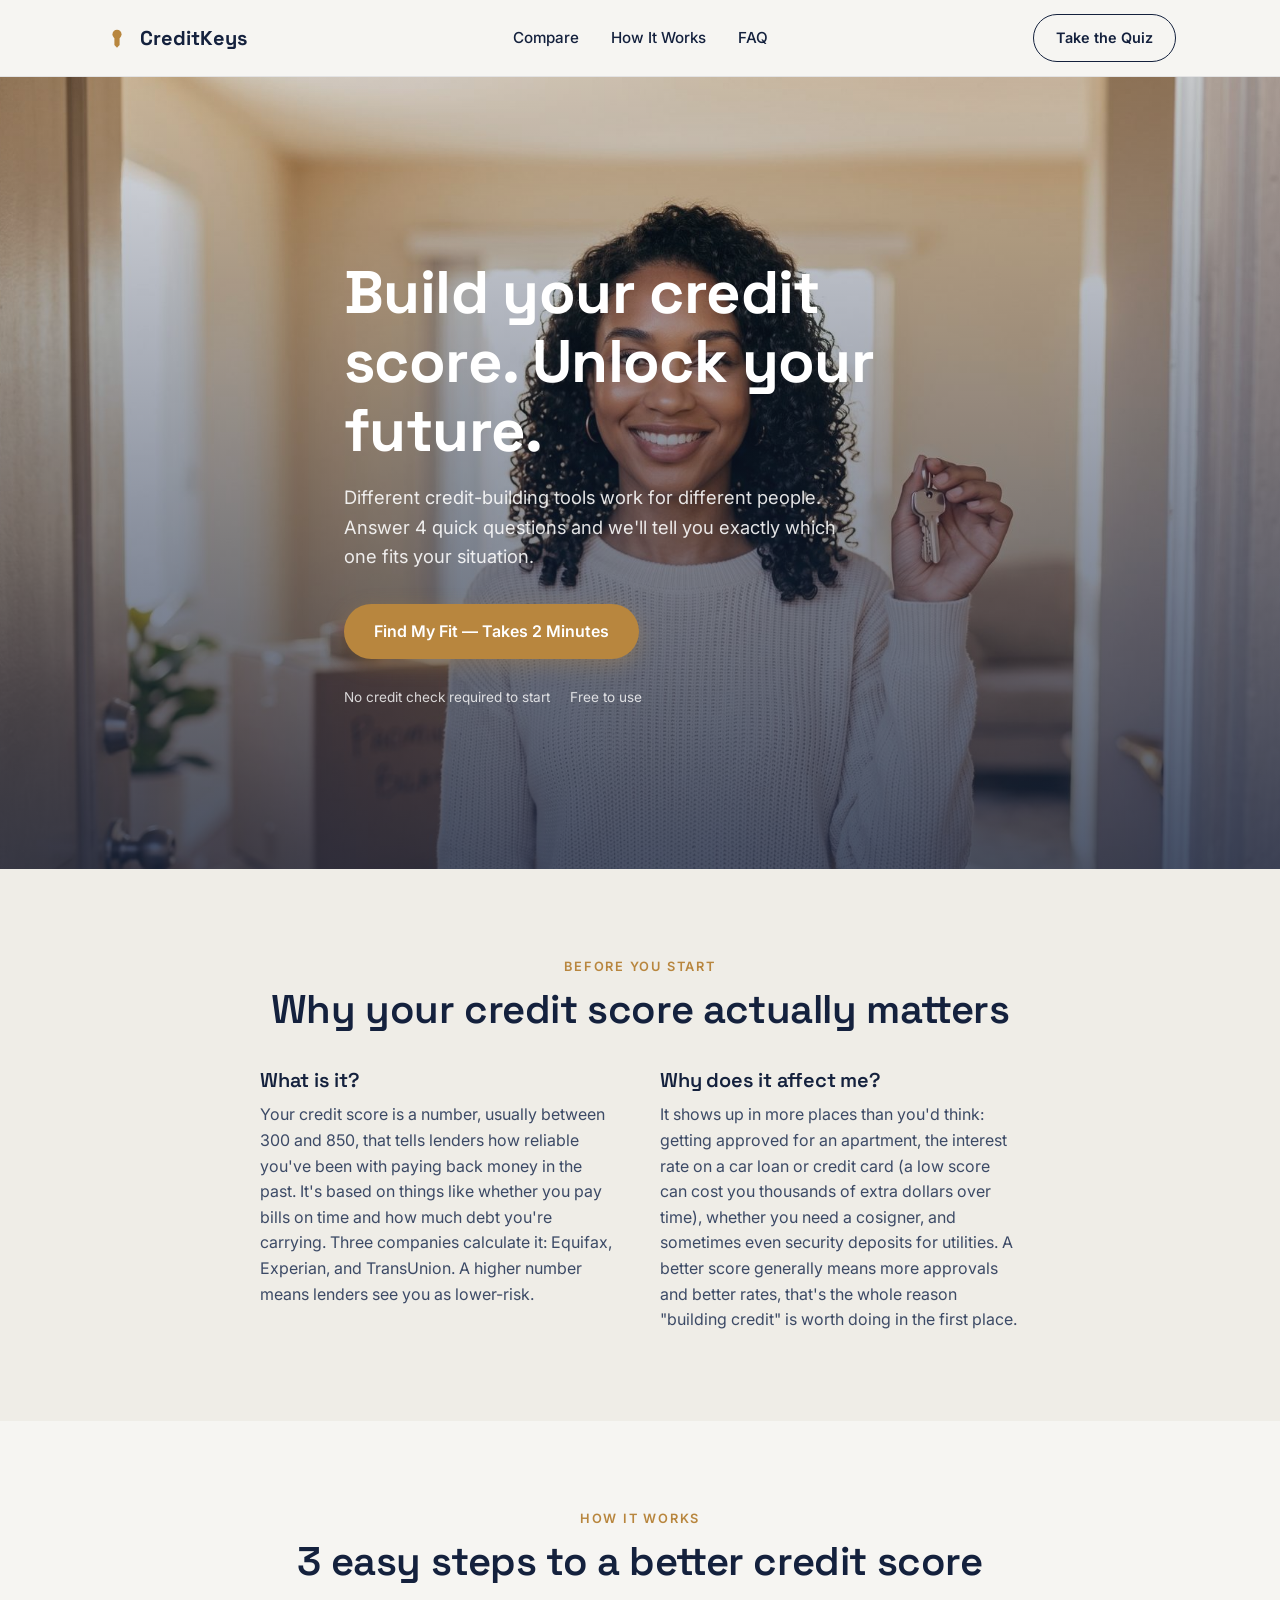
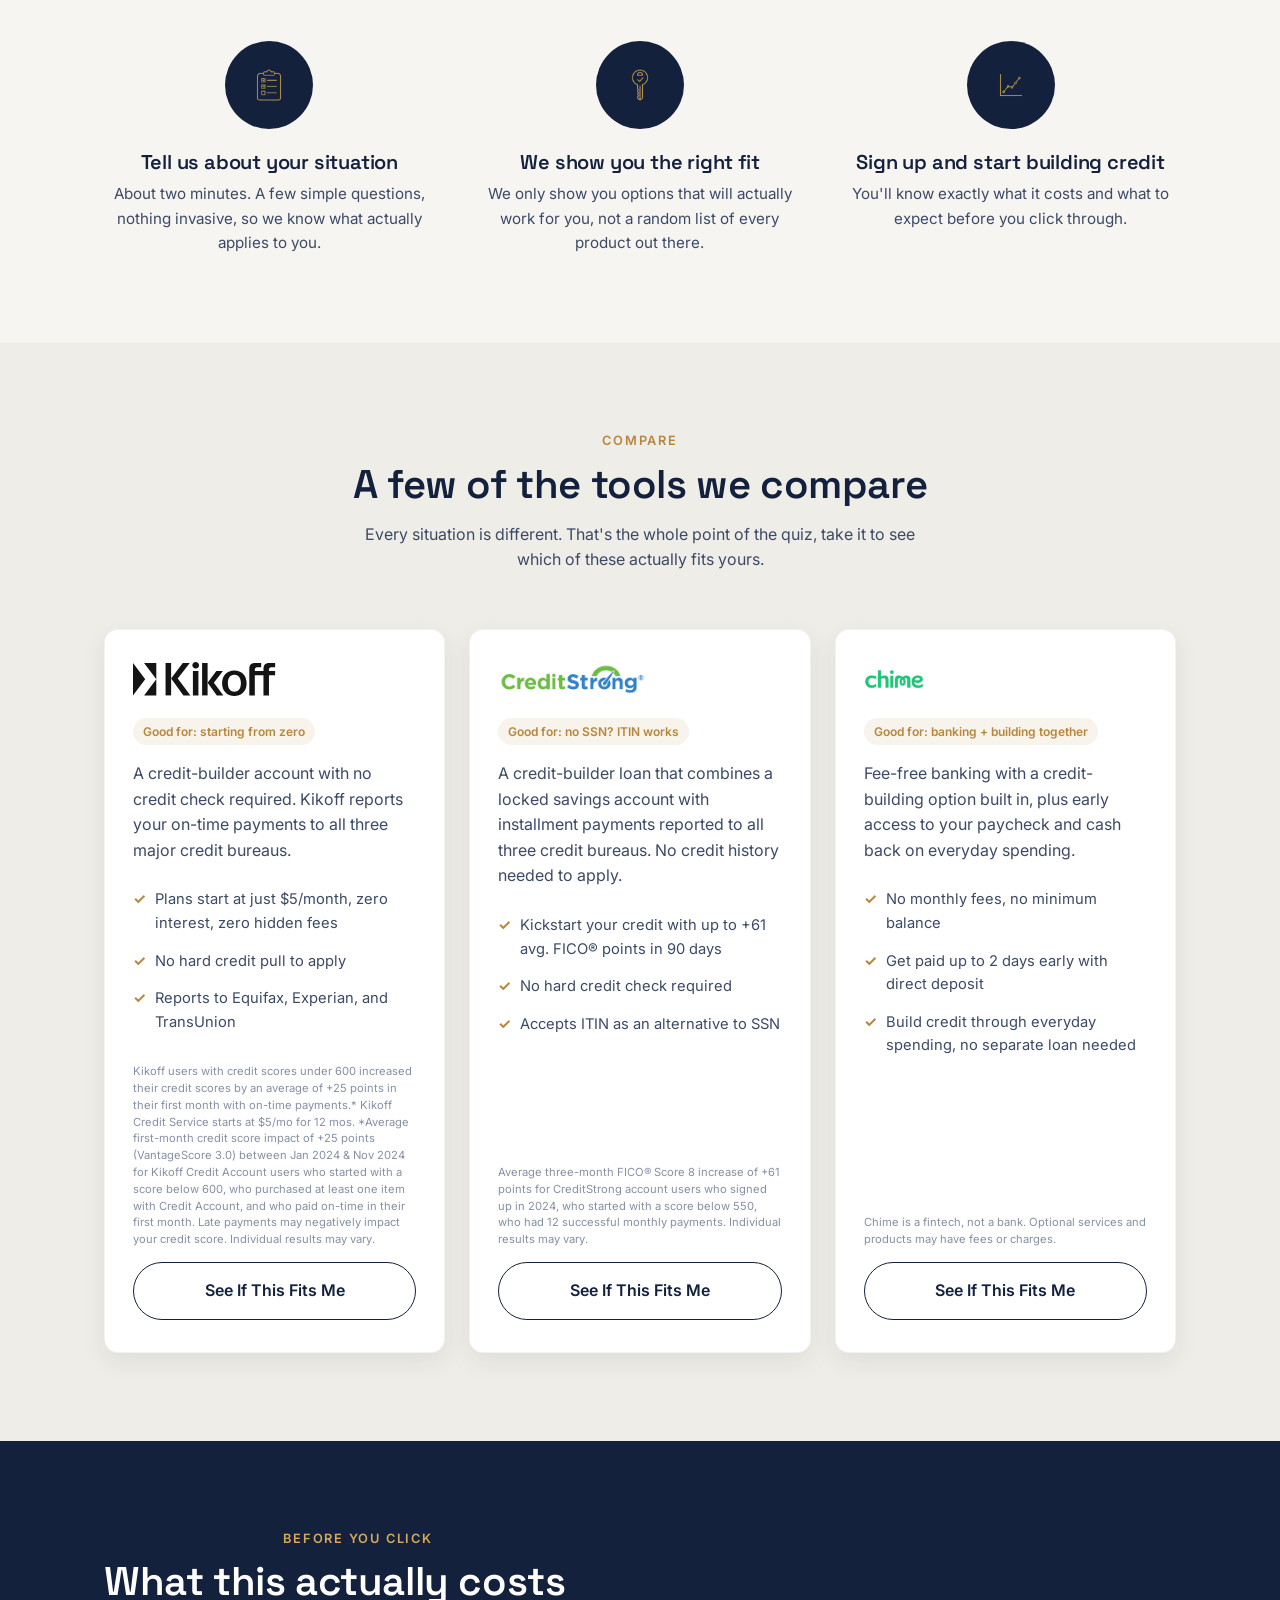
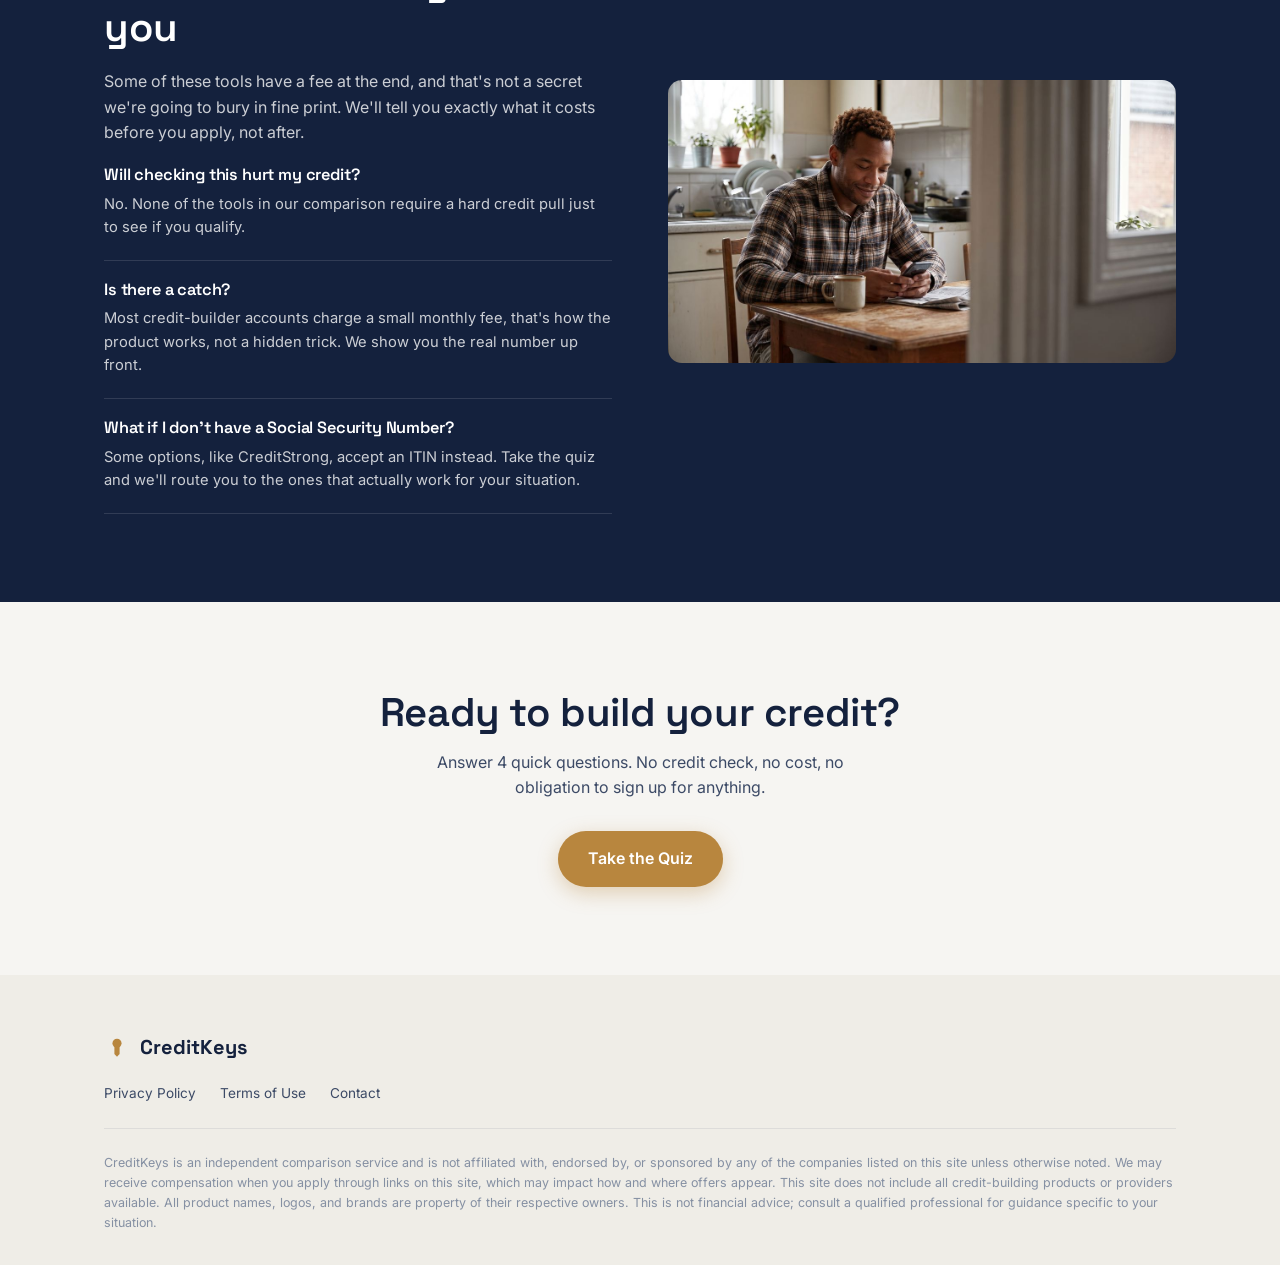
<file: index.html>
<!DOCTYPE html>
<html lang="en">
<head>
<meta charset="UTF-8">
<meta name="viewport" content="width=device-width, initial-scale=1.0">
<title>CreditKeys — Find the Right Credit-Building Tool for You</title>
<meta name="description" content="Compare credit-building tools side by side and get matched to the right fit for your situation in under 2 minutes.">

<!-- Open Graph -->
<meta property="og:title" content="CreditKeys — Find the Right Credit-Building Tool for You">
<meta property="og:description" content="Compare credit-building tools side by side and get matched to the right fit for your situation.">
<meta property="og:image" content="assets/images/hero-poster.jpg">
<meta property="og:type" content="website">

<link rel="icon" type="image/svg+xml" href="assets/favicon/favicon.svg">
<link rel="icon" type="image/png" sizes="32x32" href="assets/favicon/favicon-32.png">
<link rel="apple-touch-icon" href="assets/favicon/apple-touch-icon.png">

<link rel="preconnect" href="https://fonts.googleapis.com">
<link rel="preconnect" href="https://fonts.gstatic.com" crossorigin>
<link href="https://fonts.googleapis.com/css2?family=Space+Grotesk:wght@500;600;700&family=Inter:wght@400;500;600;700&display=swap" rel="stylesheet">

<link rel="stylesheet" href="styles.css">
<script src="analytics.js"></script>
</head>
<body>
<!-- Mgid Sensor -->
<script type="text/javascript">
    (function() {
        var d = document, w = window;
        w.MgSensorData = w.MgSensorData || [];
        w.MgSensorData.push({
            cid:988264,
            project: "a.mgid.com"
        });
        var l = "a.mgid.com";
        var n = d.getElementsByTagName("script")[0];
        var s = d.createElement("script");
        s.type = "text/javascript";
        s.async = true;
        var dt = !Date.now?new Date().valueOf():Date.now();
        s.src = "https://" + l + "/mgsensor.js?d=" + dt;
        n.parentNode.insertBefore(s, n);
    })();
</script>
<!-- /Mgid Sensor -->

<!-- ============ HEADER ============ -->
<header class="site-header">
  <div class="container">
    <a href="index.html" class="logo">
      <span class="keyhole-icon">
        <svg viewBox="0 0 24 24" fill="none" xmlns="http://www.w3.org/2000/svg">
          <circle cx="12" cy="8.5" r="4.2" fill="#B8863E"/>
          <path d="M9.6 12 L9.6 18.5 L12 21 L14.4 18.5 L14.4 12 Z" fill="#B8863E"/>
        </svg>
      </span>
      CreditKeys
    </a>
    <nav class="nav-links">
      <a href="index.html#compare">Compare</a>
      <a href="index.html#how-it-works">How It Works</a>
      <a href="index.html#faq">FAQ</a>
    </nav>
    <a href="quiz.html" class="btn btn-outline" style="padding:11px 22px;font-size:0.9rem;" onclick="CKAnalytics.track('quiz_start_click', {source: 'nav'})">Take the Quiz</a>
  </div>
</header>

<!-- ============ HERO ============ -->
<section class="hero">
  <video autoplay muted loop playsinline preload="auto" poster="assets/images/hero-poster.jpg">
    <source src="assets/video/hero-v2.mp4" type="video/mp4">
  </video>
  <div class="container hero-content">
    <h1>Build your credit score. Unlock your future.</h1>
    <p>Different credit-building tools work for different people. Answer 4 quick questions and we'll tell you exactly which one fits your situation.</p>
    <a href="quiz.html" class="btn btn-primary" onclick="CKAnalytics.track('quiz_start_click', {source: 'hero'})">Find My Fit — Takes 2 Minutes</a>
    <div class="hero-badges">
      <span class="hero-badge">No credit check required to start</span>
      <span class="hero-badge">Free to use</span>
    </div>
  </div>
</section>

<!-- ============ HOW IT WORKS ============ -->
<!-- ============ WHAT IS A CREDIT SCORE ============ -->
<section style="background:var(--paper-alt);">
  <div class="container">
    <span class="eyebrow">Before You Start</span>
    <h2 style="text-align:center;">Why your credit score actually matters</h2>
    <div class="credit-explainer-grid">
      <div>
        <h3 style="margin-bottom:10px;">What is it?</h3>
        <p>Your credit score is a number, usually between 300 and 850, that tells lenders how reliable you've been with paying back money in the past. It's based on things like whether you pay bills on time and how much debt you're carrying. Three companies calculate it: Equifax, Experian, and TransUnion. A higher number means lenders see you as lower-risk.</p>
      </div>
      <div>
        <h3 style="margin-bottom:10px;">Why does it affect me?</h3>
        <p>It shows up in more places than you'd think: getting approved for an apartment, the interest rate on a car loan or credit card (a low score can cost you thousands of extra dollars over time), whether you need a cosigner, and sometimes even security deposits for utilities. A better score generally means more approvals and better rates, that's the whole reason "building credit" is worth doing in the first place.</p>
      </div>
    </div>
  </div>
</section>

<section id="how-it-works">
  <div class="container">
    <span class="eyebrow">How It Works</span>
    <h2 style="text-align:center;">3 easy steps to a better credit score</h2>
    <div class="steps">
      <div class="step">
        <div class="step-icon"><img src="assets/images/icon-quiz-clean.png" alt="Quiz icon"></div>
        <h3>Tell us about your situation</h3>
        <p>About two minutes. A few simple questions, nothing invasive, so we know what actually applies to you.</p>
      </div>
      <div class="step">
        <div class="step-icon"><img src="assets/images/icon-key-clean.png" alt="Key icon"></div>
        <h3>We show you the right fit</h3>
        <p>We only show you options that will actually work for you, not a random list of every product out there.</p>
      </div>
      <div class="step">
        <div class="step-icon"><img src="assets/images/icon-chart-clean.png" alt="Chart icon"></div>
        <h3>Sign up and start building credit</h3>
        <p>You'll know exactly what it costs and what to expect before you click through.</p>
      </div>
    </div>
  </div>
</section>

<!-- ============ COMPARE ============ -->
<section id="compare" style="background:var(--paper-alt);">
  <div class="container">
    <span class="eyebrow">Compare</span>
    <h2 style="text-align:center;">A few of the tools we compare</h2>
    <p style="text-align:center;max-width:560px;margin:14px auto 0;">Every situation is different. That's the whole point of the quiz, take it to see which of these actually fits yours.</p>

    <div class="compare-grid">

      <!-- Kikoff -->
      <div class="compare-card">
        <div class="card-top">
          <div class="brand-logo"><img src="assets/logos/kikoff-logo.svg" alt="Kikoff logo"></div>
          <span class="fit-tag">Good for: starting from zero</span>
          <p>A credit-builder account with no credit check required. Kikoff reports your on-time payments to all three major credit bureaus.</p>
          <ul>
            <li>Plans start at just $5/month, zero interest, zero hidden fees</li>
            <li>No hard credit pull to apply</li>
            <li>Reports to Equifax, Experian, and TransUnion</li>
          </ul>
        </div>
        <div class="card-bottom">
          <p class="disclaimer">Kikoff users with credit scores under 600 increased their credit scores by an average of +25 points in their first month with on-time payments.* Kikoff Credit Service starts at $5/mo for 12 mos. *Average first-month credit score impact of +25 points (VantageScore 3.0) between Jan 2024 &amp; Nov 2024 for Kikoff Credit Account users who started with a score below 600, who purchased at least one item with Credit Account, and who paid on-time in their first month. Late payments may negatively impact your credit score. Individual results may vary.</p>
          <a href="quiz.html" class="btn btn-outline cta-btn" onclick="CKAnalytics.track('offer_clickout', {offer_name: 'kikoff', source: 'homepage_compare'})">See If This Fits Me</a>
        </div>
      </div>

      <!-- CreditStrong -->
      <div class="compare-card">
        <div class="card-top">
          <div class="brand-logo"><img src="assets/logos/creditstrong-logo-cropped.png" alt="CreditStrong logo"></div>
          <span class="fit-tag">Good for: no SSN? ITIN works</span>
          <p>A credit-builder loan that combines a locked savings account with installment payments reported to all three credit bureaus. No credit history needed to apply.</p>
          <ul>
            <li>Kickstart your credit with up to +61 avg. FICO® points in 90 days</li>
            <li>No hard credit check required</li>
            <li>Accepts ITIN as an alternative to SSN</li>
          </ul>
        </div>
        <div class="card-bottom">
          <p class="disclaimer">Average three-month FICO® Score 8 increase of +61 points for CreditStrong account users who signed up in 2024, who started with a score below 550, who had 12 successful monthly payments. Individual results may vary.</p>
          <a href="quiz.html" class="btn btn-outline cta-btn" onclick="CKAnalytics.track('offer_clickout', {offer_name: 'creditstrong', source: 'homepage_compare'})">See If This Fits Me</a>
        </div>
      </div>

      <!-- Chime -->
      <div class="compare-card">
        <div class="card-top">
          <div class="brand-logo"><img src="assets/logos/chime-green-on-white.png" alt="Chime logo"></div>
          <span class="fit-tag">Good for: banking + building together</span>
          <p>Fee-free banking with a credit-building option built in, plus early access to your paycheck and cash back on everyday spending.</p>
          <ul>
            <li>No monthly fees, no minimum balance</li>
            <li>Get paid up to 2 days early with direct deposit</li>
            <li>Build credit through everyday spending, no separate loan needed</li>
          </ul>
        </div>
        <div class="card-bottom">
          <p class="disclaimer">Chime is a fintech, not a bank. Optional services and products may have fees or charges.</p>
          <a href="quiz.html" class="btn btn-outline cta-btn" onclick="CKAnalytics.track('offer_clickout', {offer_name: 'chime', source: 'homepage_compare'})">See If This Fits Me</a>
          </div>
      </div>

    </div>
  </div>
</section>

<!-- ============ TRUST / MID-PAGE ============ -->
<section class="trust-section" id="faq">
  <div class="container">
    <div class="trust-grid">
      <div>
        <span class="eyebrow" style="color:var(--brass-light);">Before You Click</span>
        <h2>What this actually costs you</h2>
        <p>Some of these tools have a fee at the end, and that's not a secret we're going to bury in fine print. We'll tell you exactly what it costs before you apply, not after.</p>

        <div class="faq-item">
          <h4>Will checking this hurt my credit?</h4>
          <p>No. None of the tools in our comparison require a hard credit pull just to see if you qualify.</p>
        </div>
        <div class="faq-item">
          <h4>Is there a catch?</h4>
          <p>Most credit-builder accounts charge a small monthly fee, that's how the product works, not a hidden trick. We show you the real number up front.</p>
        </div>
        <div class="faq-item">
          <h4>What if I don't have a Social Security Number?</h4>
          <p>Some options, like CreditStrong, accept an ITIN instead. Take the quiz and we'll route you to the ones that actually work for your situation.</p>
        </div>
      </div>
      <div>
        <img src="assets/images/trust-image.jpg" alt="Person checking their phone at their kitchen table">
      </div>
    </div>
  </div>
</section>

<!-- ============ FINAL CTA ============ -->
<section style="text-align:center;">
  <div class="container">
    <h2>Ready to build your credit?</h2>
    <p style="max-width:480px;margin:14px auto 30px;">Answer 4 quick questions. No credit check, no cost, no obligation to sign up for anything.</p>
    <a href="quiz.html" class="btn btn-primary" onclick="CKAnalytics.track('quiz_start_click', {source: 'final_cta'})">Take the Quiz</a>
  </div>
</section>

<!-- ============ FOOTER ============ -->
<footer class="site-footer">
  <div class="container">
    <div class="logo" style="margin-bottom:6px;">
      <span class="keyhole-icon">
        <svg viewBox="0 0 24 24" fill="none" xmlns="http://www.w3.org/2000/svg">
          <circle cx="12" cy="8.5" r="4.2" fill="#B8863E"/>
          <path d="M9.6 12 L9.6 18.5 L12 21 L14.4 18.5 L14.4 12 Z" fill="#B8863E"/>
        </svg>
      </span>
      CreditKeys
    </div>
    <div class="footer-links">
      <a href="privacy.html">Privacy Policy</a>
      <a href="terms.html">Terms of Use</a>
      <a href="mailto:hello@creditkeys.online">Contact</a>
    </div>
    <div class="footer-disclosure">
      CreditKeys is an independent comparison service and is not affiliated with, endorsed by, or sponsored by any of the companies listed on this site unless otherwise noted. We may receive compensation when you apply through links on this site, which may impact how and where offers appear. This site does not include all credit-building products or providers available. All product names, logos, and brands are property of their respective owners. This is not financial advice; consult a qualified professional for guidance specific to your situation.
    </div>
  </div>
</footer>

</body>
</html>
</file>
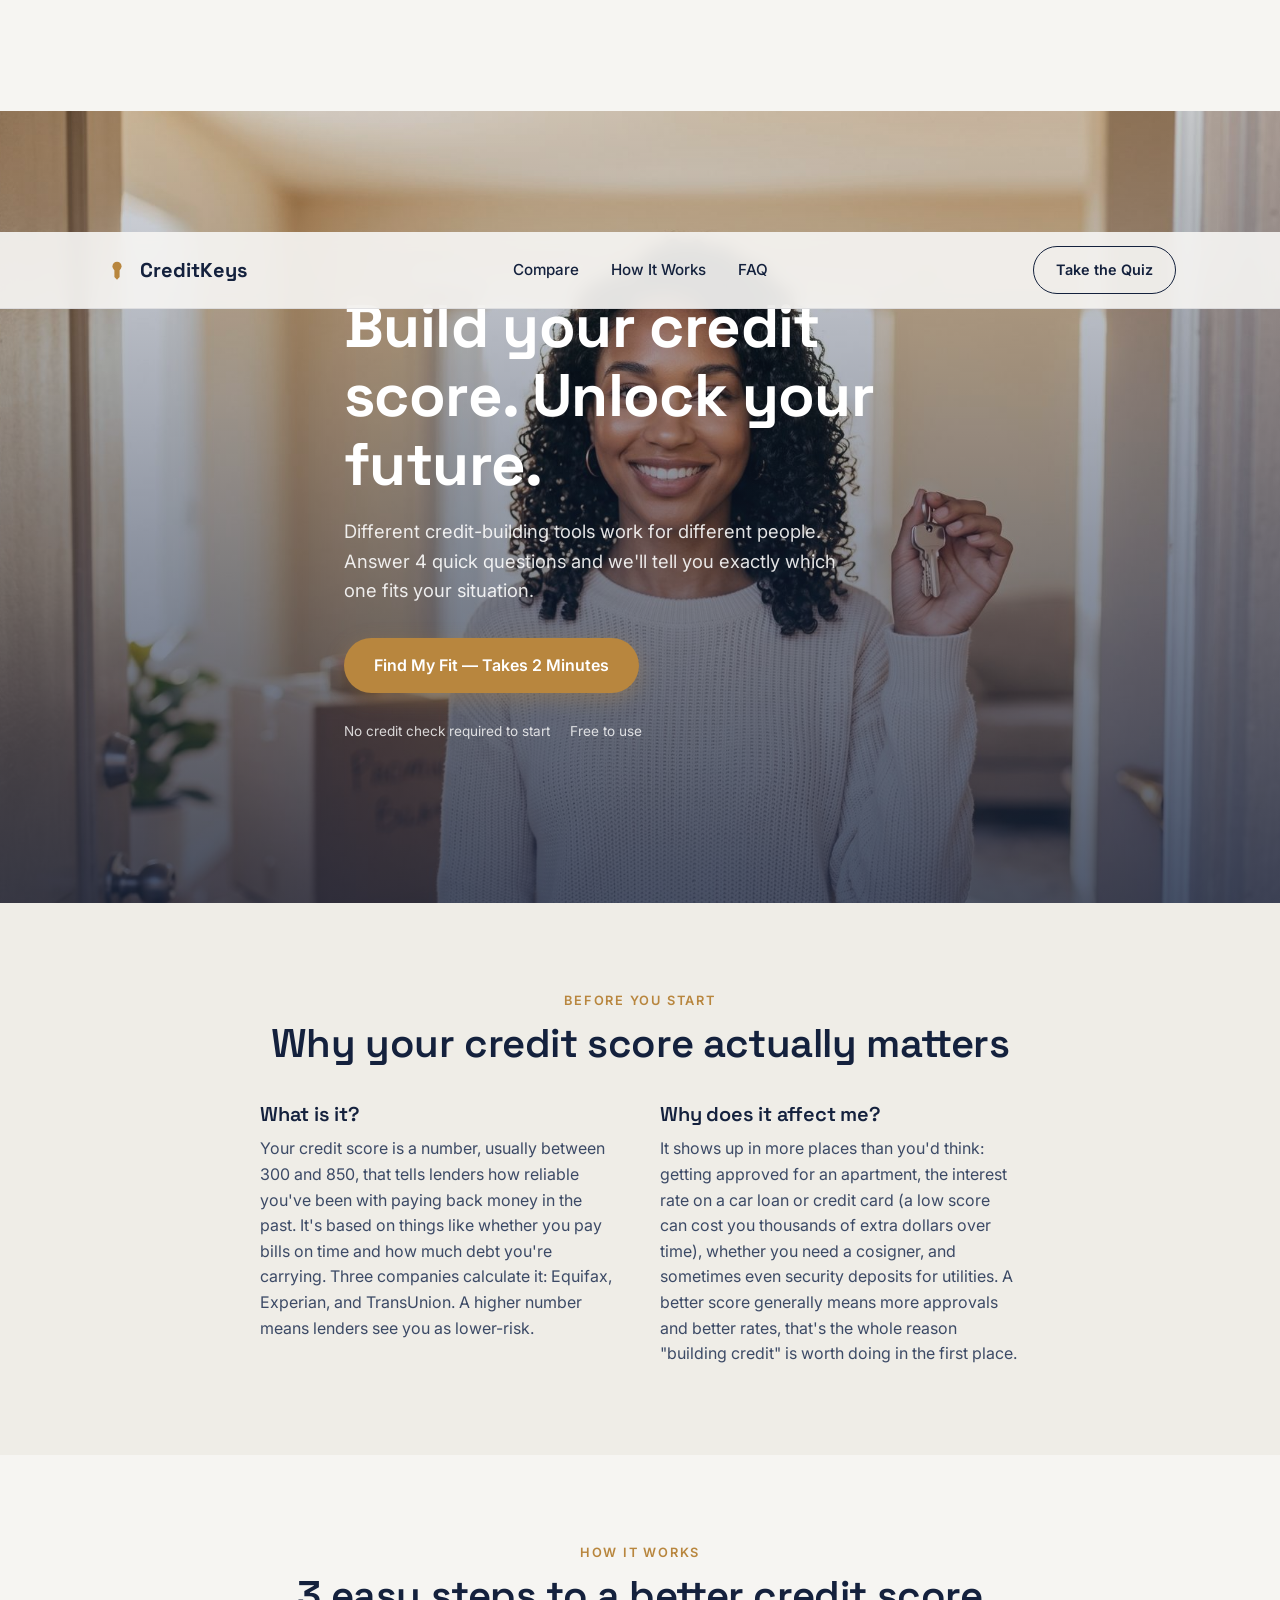
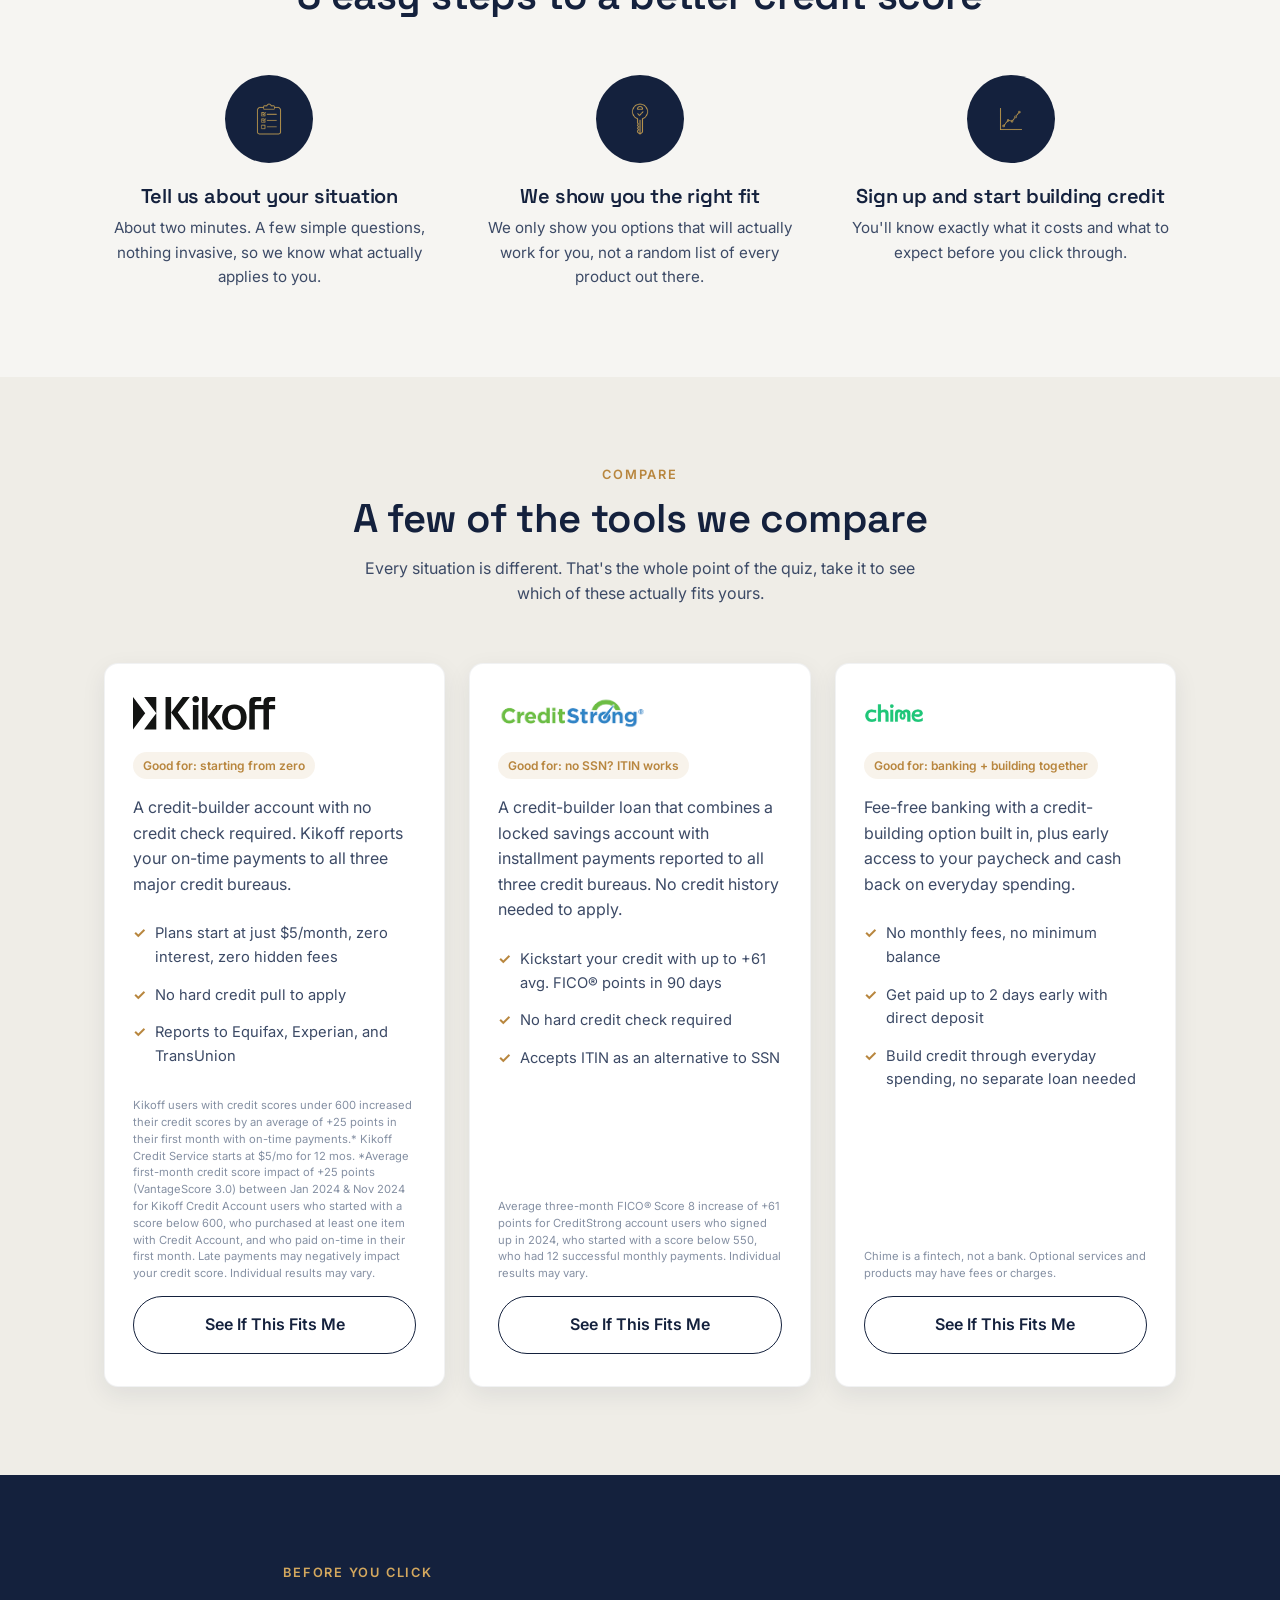
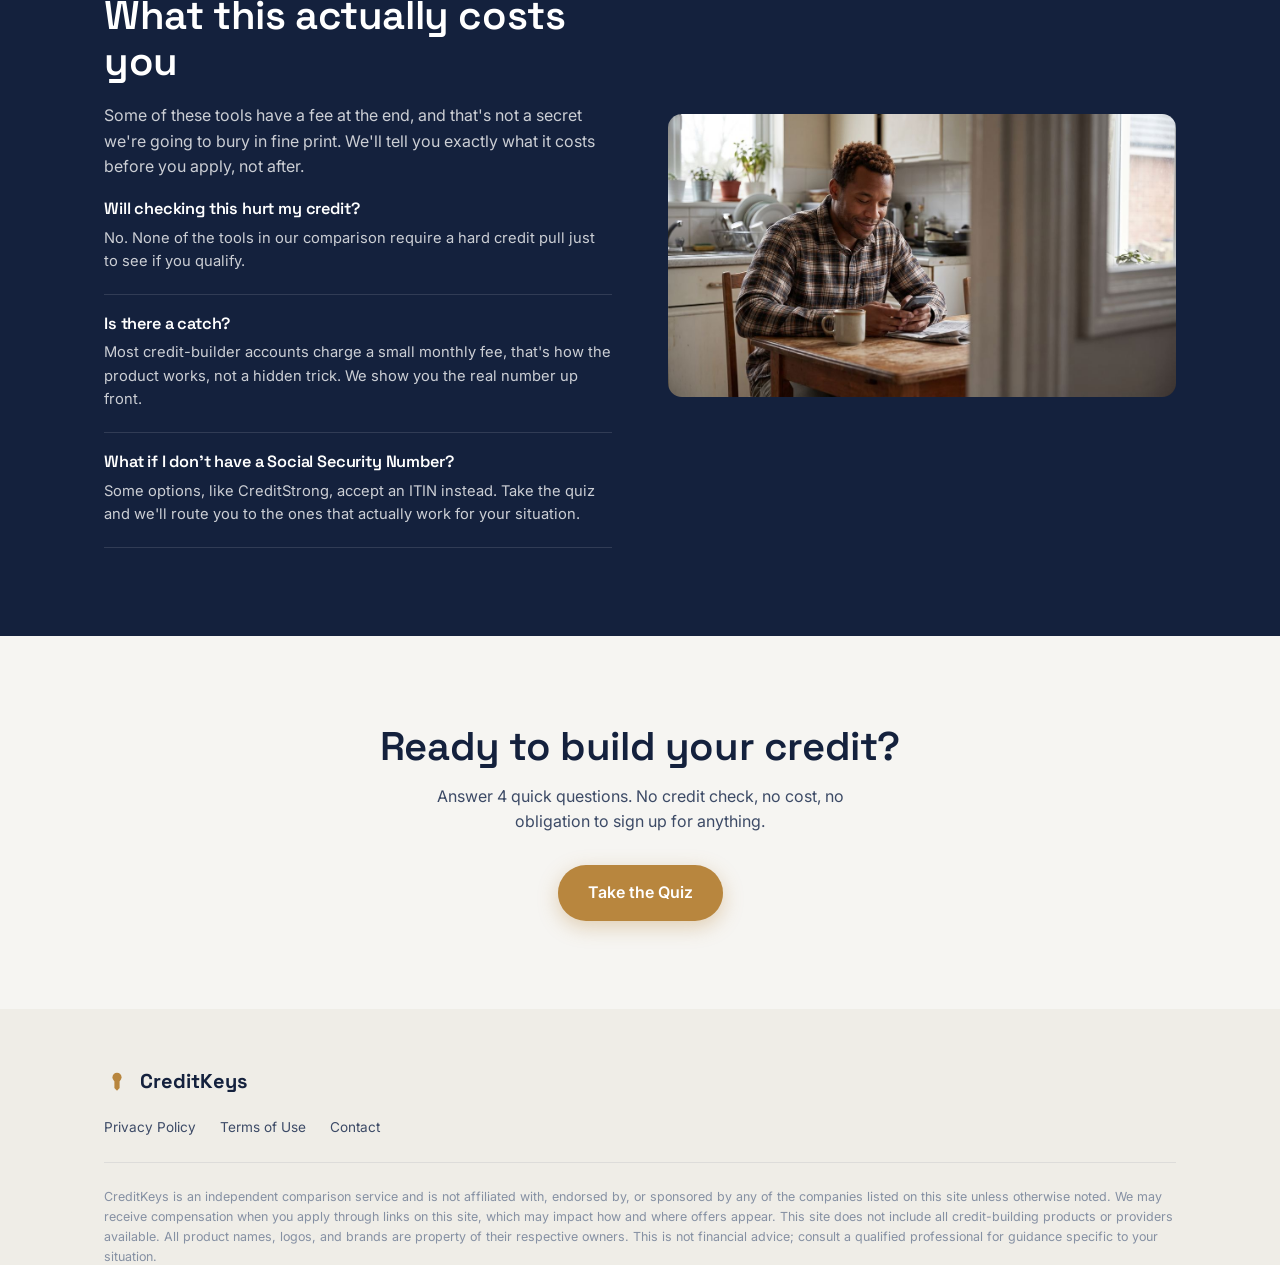
<file: go.html>
<!DOCTYPE html>
<html lang="en">
<head>
<meta charset="utf-8">
<meta name="viewport" content="width=device-width, initial-scale=1">
<title>Taking you there…</title>
<!--
  INTERSTITIAL REDIRECT — exists so MGID can count an offer click-out.

  MGID's Sensor pixel only fires on a page load on our own domain. The
  outbound offer link goes straight to noklnk.com, which MGID never sees, so
  there was no way to build a conversion goal on the thing that actually
  matters. The campaign goal was therefore stuck on "quiz.html page view",
  which counts every landing as a conversion and optimises for the cheapest
  possible page-loader.

  This page loads for a moment, fires the Sensor, then forwards to the real
  affiliate URL. The MGID goal points at "/go.html", so a conversion now means
  "someone actually clicked through to an offer".

  Design notes:
  - Redirect waits ~450ms. Long enough for the Sensor request to leave the
    browser, short enough that the visitor barely registers it.
  - There is also a <noscript> meta refresh, so a visitor with JS disabled
    still reaches the offer (they just will not be counted).
  - Offer keys are resolved against a whitelist, never by taking a URL from
    the query string, so this page cannot be turned into an open redirect.
  - subid1/subid2 are passed straight through from the calling page rather
    than regenerated, so attribution stays identical to the direct link.
-->
<style>
  :root { --ink:#14213D; --ink-soft:#3C4A66; --bg:#FAF8F5; --brand:#1F7A4D; }
  * { box-sizing:border-box; }
  body {
    margin:0; min-height:100vh; display:flex; align-items:center;
    justify-content:center; background:var(--bg); color:var(--ink);
    font-family:-apple-system,BlinkMacSystemFont,'Segoe UI',Roboto,sans-serif;
    text-align:center; padding:24px;
  }
  .wrap { max-width:340px; }
  .spinner {
    width:34px; height:34px; margin:0 auto 20px;
    border:3px solid rgba(31,122,77,0.18); border-top-color:var(--brand);
    border-radius:50%; animation:spin 0.8s linear infinite;
  }
  @keyframes spin { to { transform:rotate(360deg); } }
  h1 { font-size:1.05rem; font-weight:600; margin:0 0 8px; }
  p  { font-size:0.88rem; color:var(--ink-soft); line-height:1.5; margin:0; }
  a  { color:var(--brand); }
  @media (prefers-reduced-motion:reduce) { .spinner { animation:none; } }
</style>
</head>
<body>

<!-- Mgid Sensor — identical to the block on quiz.html and index.html. This is
     the whole point of the page: it fires here, on a URL that only a real
     offer click can reach. -->
<script type="text/javascript">
    (function() {
        var d = document, w = window;
        w.MgSensorData = w.MgSensorData || [];
        w.MgSensorData.push({
            cid:988264,
            project: "a.mgid.com"
        });
        var l = "a.mgid.com";
        var n = d.getElementsByTagName("script")[0];
        var s = d.createElement("script");
        s.type = "text/javascript";
        s.async = true;
        var dt = !Date.now?new Date().valueOf():Date.now();
        s.src = "https://" + l + "/mgsensor.js?d=" + dt;
        n.parentNode.insertBefore(s, n);
    })();
</script>
<!-- /Mgid Sensor -->

<div class="wrap">
  <div class="spinner" role="status" aria-label="Loading"></div>
  <h1>Taking you to the offer…</h1>
  <p>One moment. If nothing happens, <a id="manual" href="#">tap here to continue</a>.</p>
</div>

<script src="analytics.js"></script>
<script>
(function () {
  // Whitelist. The destination is NEVER read from the query string - only an
  // offer key is accepted, and anything unrecognised falls back to the
  // homepage. This keeps the page from becoming an open redirect that a
  // third party could abuse to launder traffic through our domain.
  var OFFER_LINKS = {
    kikoff:       'https://noklnk.com/x/6041347',
    creditstrong: 'https://noklnk.com/x/6041278',
    chime:        'https://noklnk.com/x/6041339'
  };

  var q      = new URLSearchParams(window.location.search);
  var offer  = (q.get('offer') || '').toLowerCase();
  var subid1 = q.get('subid1') || 'direct';
  var subid2 = q.get('subid2') || '';
  var base   = OFFER_LINKS[offer];

  // Unknown or missing offer key: send them somewhere sensible rather than
  // leaving them staring at a spinner forever.
  var dest;
  if (base) {
    var p = new URLSearchParams();
    p.set('subid1', subid1);
    p.set('subid2', subid2);
    dest = base + '?' + p.toString();
  } else {
    dest = '/';
  }

  document.getElementById('manual').href = dest;

  if (window.CKAnalytics) {
    window.CKAnalytics.track('offer_redirect', {
      offer_name: offer || 'unknown',
      valid_offer: !!base,
      click_id: subid2
    });
  }

  // Give the Sensor request time to leave the browser before we navigate
  // away. replace() keeps this page out of history, so Back returns the
  // visitor to the offer list rather than bouncing them through here again.
  setTimeout(function () { window.location.replace(dest); }, 450);
})();
</script>

<noscript>
  <meta http-equiv="refresh" content="0;url=/">
  <p>JavaScript is required to continue. <a href="/">Return to CreditKeys</a>.</p>
</noscript>

</body>
</html>
</file>
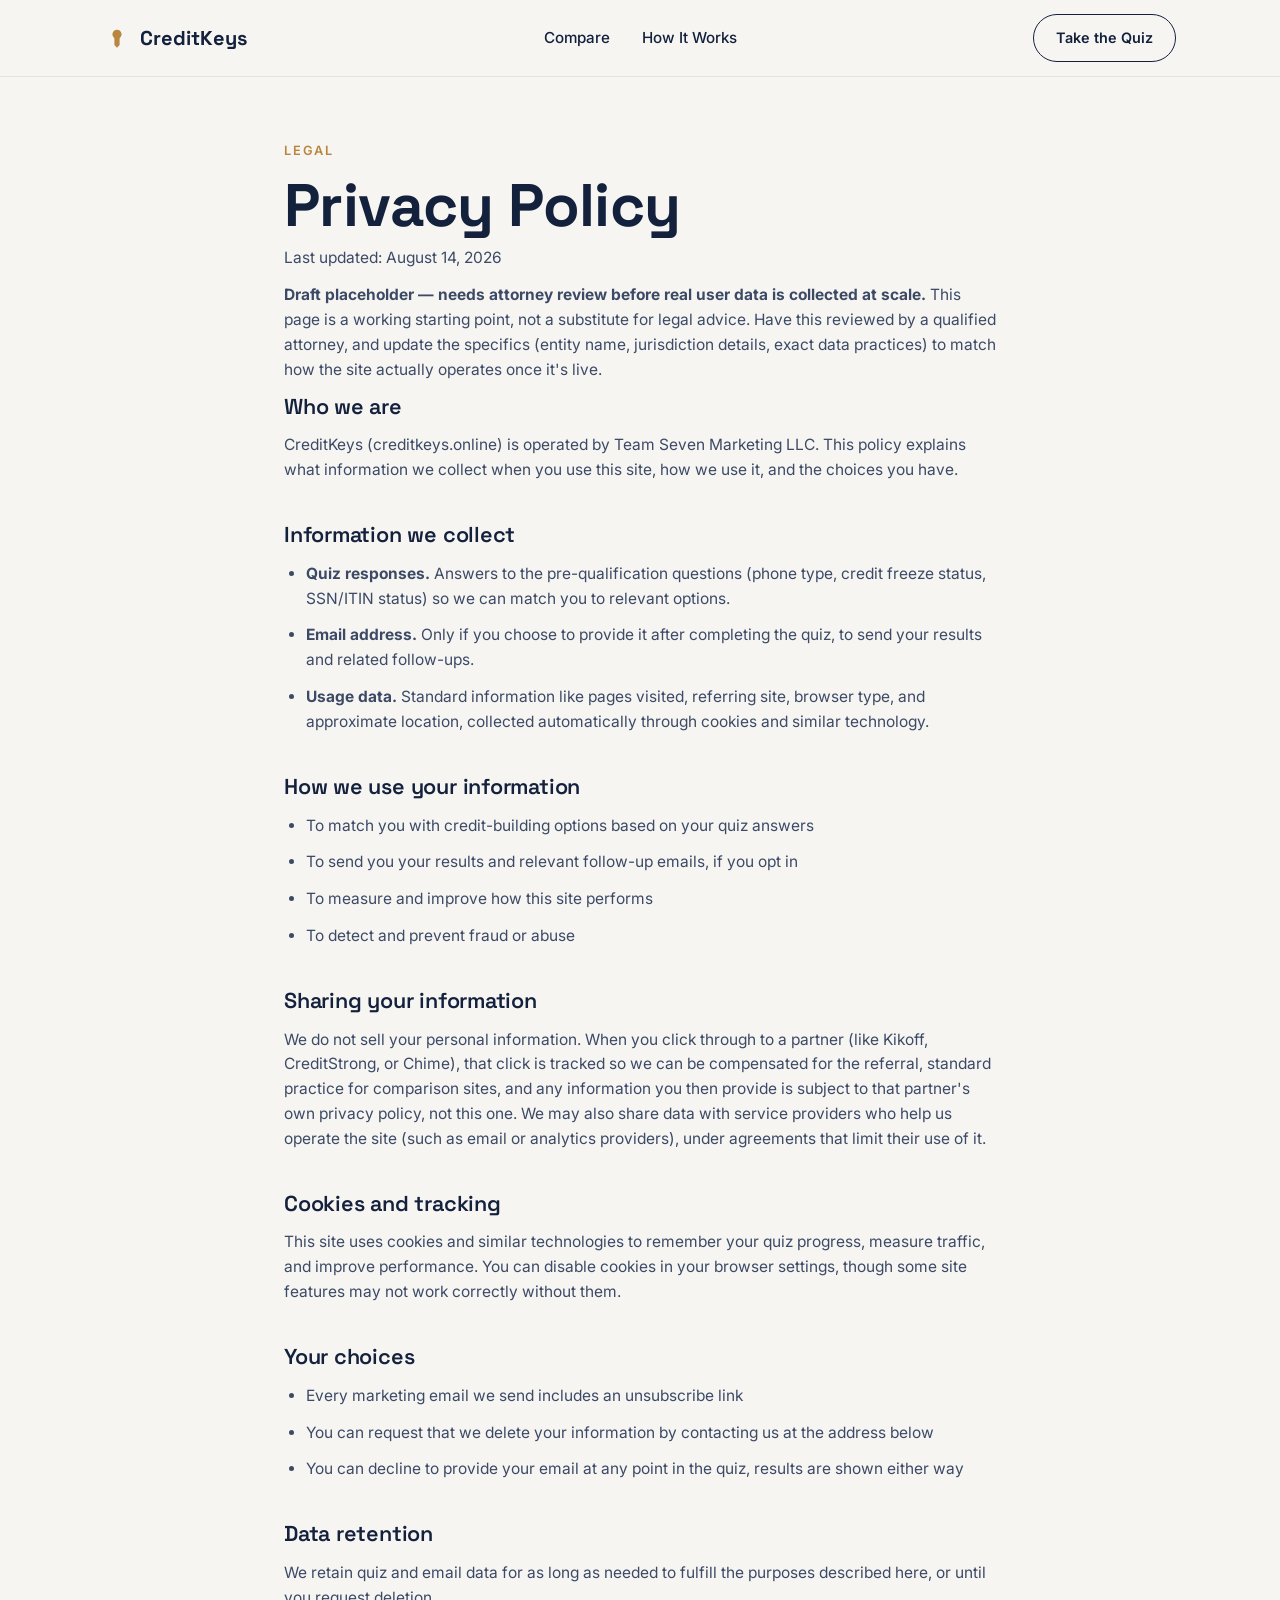
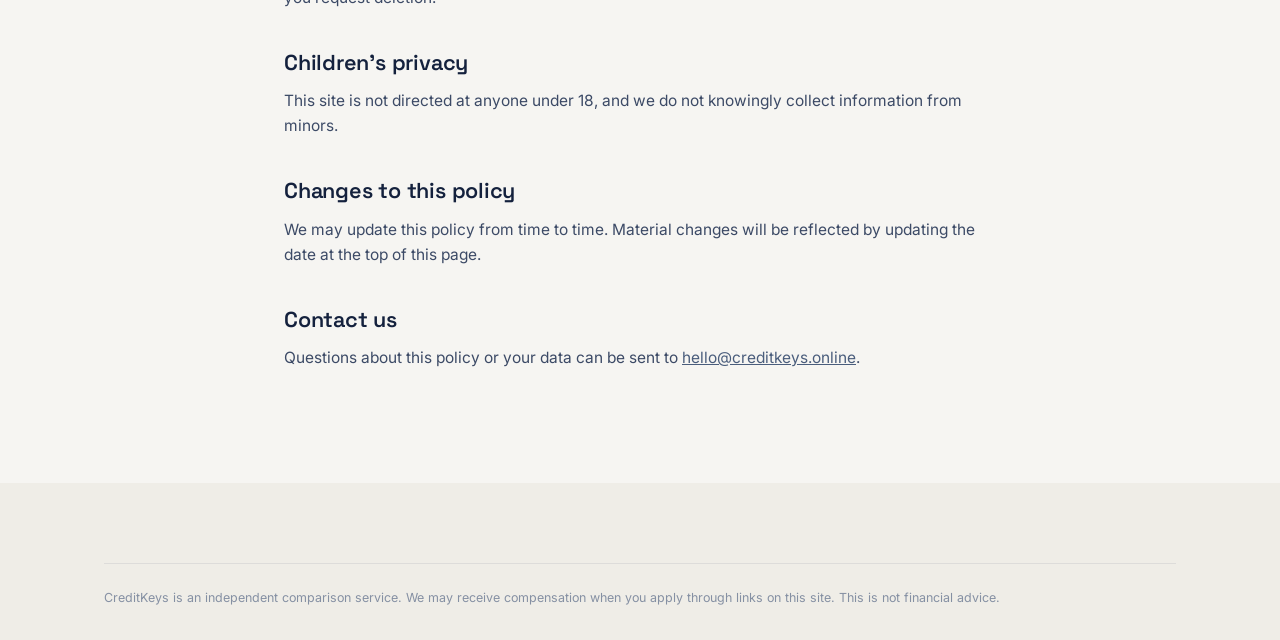
<file: privacy.html>
<!DOCTYPE html>
<html lang="en">
<head>
<meta charset="UTF-8">
<meta name="viewport" content="width=device-width, initial-scale=1.0">
<title>Privacy Policy — CreditKeys</title>
<link rel="icon" type="image/svg+xml" href="assets/favicon/favicon.svg">
<link rel="icon" type="image/png" sizes="32x32" href="assets/favicon/favicon-32.png">
<link href="https://fonts.googleapis.com/css2?family=Space+Grotesk:wght@500;600;700&family=Inter:wght@400;500;600;700&display=swap" rel="stylesheet">
<link rel="stylesheet" href="styles.css">
<script src="analytics.js"></script>
<style>
  .legal-wrap { max-width: 760px; margin: 0 auto; padding: 64px 24px 100px; }
  .legal-wrap h2 { margin-top: 40px; margin-bottom: 14px; font-size: 1.35rem; }
  .legal-wrap h2:first-of-type { margin-top: 0; }
  .legal-wrap p, .legal-wrap li { color: var(--ink-soft); margin-bottom: 12px; font-size: 0.97rem; }
  .legal-wrap ul { padding-left: 22px; margin-bottom: 16px; }
  .legal-updated { font-size: 0.85rem; color: #8590A3; margin-bottom: 32px; }
</style>
</head>
<body>

<header class="site-header">
  <div class="container">
    <a href="index.html" class="logo">
      <span class="keyhole-icon">
        <svg viewBox="0 0 24 24" fill="none" xmlns="http://www.w3.org/2000/svg">
          <circle cx="12" cy="8.5" r="4.2" fill="#B8863E"/>
          <path d="M9.6 12 L9.6 18.5 L12 21 L14.4 18.5 L14.4 12 Z" fill="#B8863E"/>
        </svg>
      </span>
      CreditKeys
    </a>
    <nav class="nav-links">
      <a href="index.html#compare">Compare</a>
      <a href="index.html#how-it-works">How It Works</a>
    </nav>
    <a href="quiz.html" class="btn btn-outline" style="padding:11px 22px;font-size:0.9rem;">Take the Quiz</a>
  </div>
</header>

<div class="legal-wrap">
  <span class="eyebrow" style="text-align:left;">Legal</span>
  <h1 style="margin-bottom:6px;">Privacy Policy</h1>
  <p class="legal-updated">Last updated: August 14, 2026</p>

  <p><strong>Draft placeholder — needs attorney review before real user data is collected at scale.</strong> This page is a working starting point, not a substitute for legal advice. Have this reviewed by a qualified attorney, and update the specifics (entity name, jurisdiction details, exact data practices) to match how the site actually operates once it's live.</p>

  <h2>Who we are</h2>
  <p>CreditKeys (creditkeys.online) is operated by Team Seven Marketing LLC. This policy explains what information we collect when you use this site, how we use it, and the choices you have.</p>

  <h2>Information we collect</h2>
  <ul>
    <li><strong>Quiz responses.</strong> Answers to the pre-qualification questions (phone type, credit freeze status, SSN/ITIN status) so we can match you to relevant options.</li>
    <li><strong>Email address.</strong> Only if you choose to provide it after completing the quiz, to send your results and related follow-ups.</li>
    <li><strong>Usage data.</strong> Standard information like pages visited, referring site, browser type, and approximate location, collected automatically through cookies and similar technology.</li>
  </ul>

  <h2>How we use your information</h2>
  <ul>
    <li>To match you with credit-building options based on your quiz answers</li>
    <li>To send you your results and relevant follow-up emails, if you opt in</li>
    <li>To measure and improve how this site performs</li>
    <li>To detect and prevent fraud or abuse</li>
  </ul>

  <h2>Sharing your information</h2>
  <p>We do not sell your personal information. When you click through to a partner (like Kikoff, CreditStrong, or Chime), that click is tracked so we can be compensated for the referral, standard practice for comparison sites, and any information you then provide is subject to that partner's own privacy policy, not this one. We may also share data with service providers who help us operate the site (such as email or analytics providers), under agreements that limit their use of it.</p>

  <h2>Cookies and tracking</h2>
  <p>This site uses cookies and similar technologies to remember your quiz progress, measure traffic, and improve performance. You can disable cookies in your browser settings, though some site features may not work correctly without them.</p>

  <h2>Your choices</h2>
  <ul>
    <li>Every marketing email we send includes an unsubscribe link</li>
    <li>You can request that we delete your information by contacting us at the address below</li>
    <li>You can decline to provide your email at any point in the quiz, results are shown either way</li>
  </ul>

  <h2>Data retention</h2>
  <p>We retain quiz and email data for as long as needed to fulfill the purposes described here, or until you request deletion.</p>

  <h2>Children's privacy</h2>
  <p>This site is not directed at anyone under 18, and we do not knowingly collect information from minors.</p>

  <h2>Changes to this policy</h2>
  <p>We may update this policy from time to time. Material changes will be reflected by updating the date at the top of this page.</p>

  <h2>Contact us</h2>
  <p>Questions about this policy or your data can be sent to <a href="mailto:hello@creditkeys.online" style="color:var(--slate);text-decoration:underline;">hello@creditkeys.online</a>.</p>
</div>

<footer class="site-footer">
  <div class="container">
    <div class="footer-disclosure">
      CreditKeys is an independent comparison service. We may receive compensation when you apply through links on this site. This is not financial advice.
    </div>
  </div>
</footer>

</body>
</html>
</file>
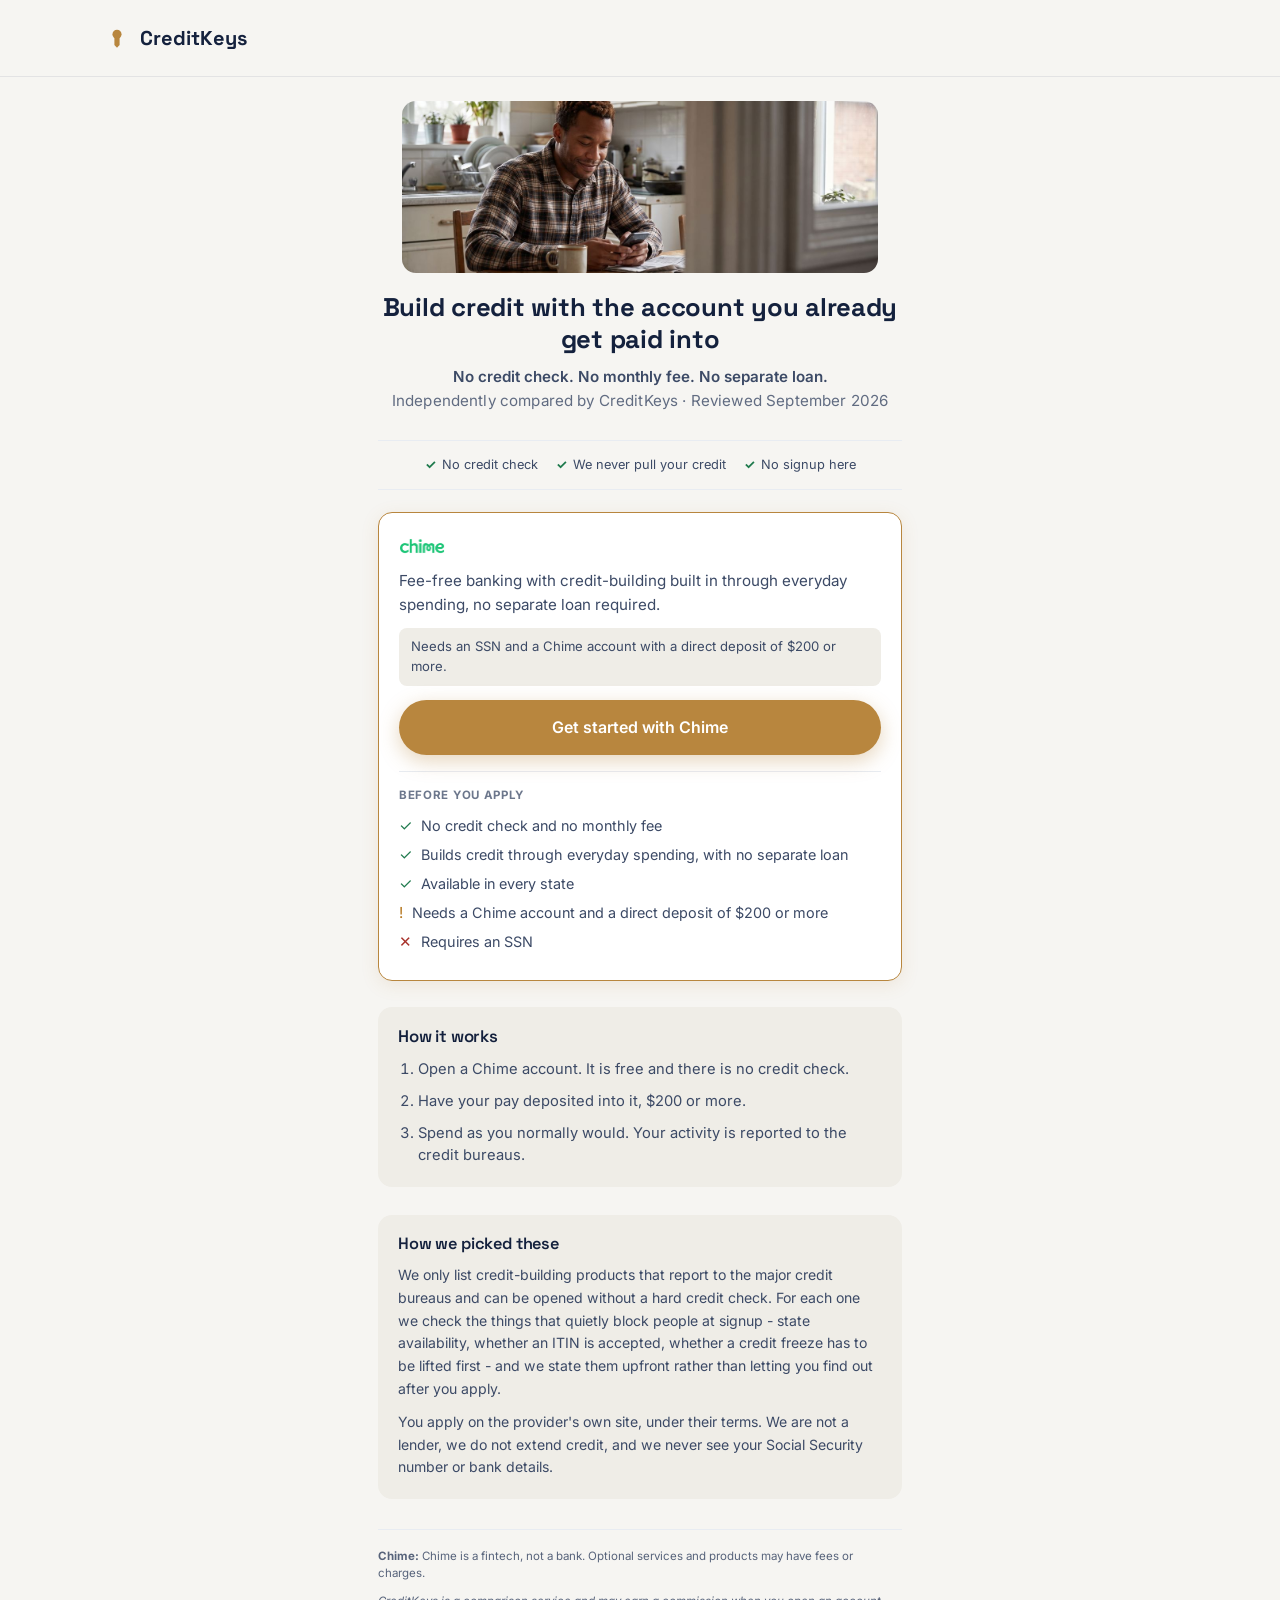
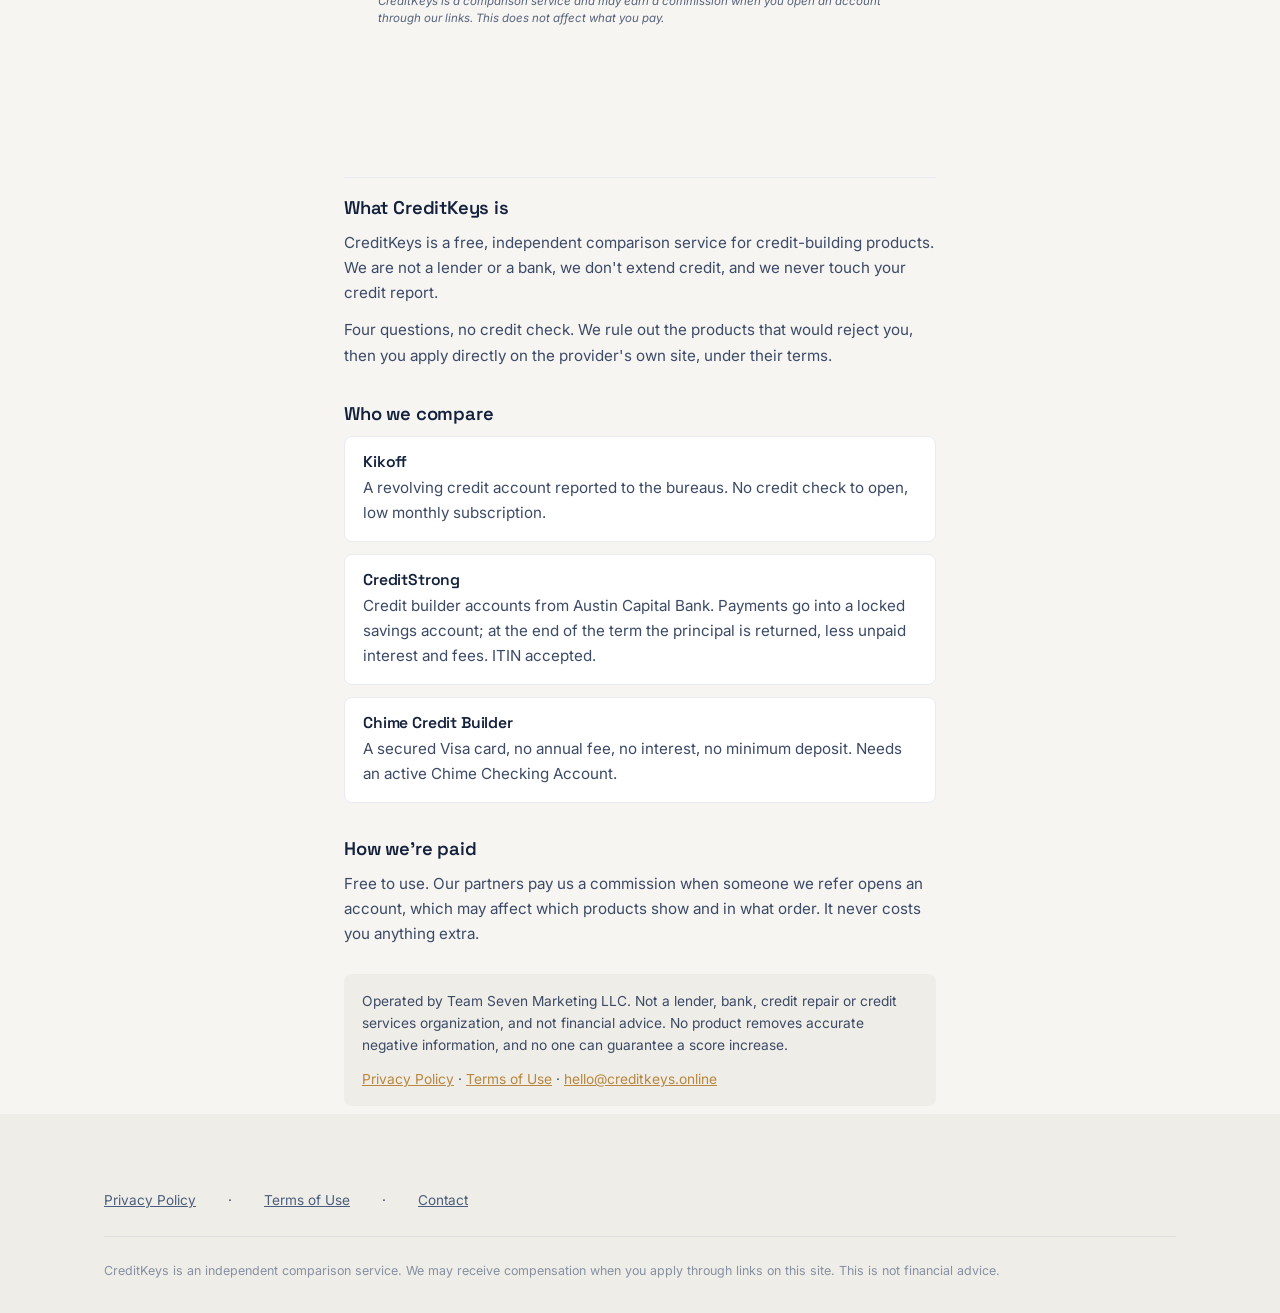
<file: quiz.html>
<!DOCTYPE html>
<html lang="en">
<head>
<meta charset="UTF-8">
<meta name="viewport" content="width=device-width, initial-scale=1.0">
<title>Find Your Fit — CreditKeys</title>
<meta name="robots" content="noindex">

<link rel="icon" type="image/svg+xml" href="assets/favicon/favicon.svg">
<link rel="icon" type="image/png" sizes="32x32" href="assets/favicon/favicon-32.png">
<link rel="apple-touch-icon" href="assets/favicon/apple-touch-icon.png">

<link rel="preconnect" href="https://fonts.googleapis.com">
<link rel="preconnect" href="https://fonts.gstatic.com" crossorigin>
<link href="https://fonts.googleapis.com/css2?family=Space+Grotesk:wght@500;600;700&family=Inter:wght@400;500;600;700&display=swap" rel="stylesheet">

<link rel="stylesheet" href="styles.css">
<script src="analytics.js"></script>
<style>
/* Compact ad-entry intro (A/B variant "intro"). The image sits beside the
   heading so the primary button clears the mobile fold - the old layout put
   it ~920px down on a phone, which was the main cause of the landing bounce. */
.intro-row{display:flex;align-items:center;gap:14px;margin-bottom:14px;}
.intro-thumb{width:72px;height:72px;border-radius:50%;object-fit:cover;flex:0 0 72px;}
.intro-copy{flex:1;min-width:0;}
.intro-title{font-size:1.35rem;line-height:1.25;margin:2px 0 0;}
.intro-sub{margin:0 0 18px;font-size:1rem;line-height:1.5;}
.quiz-step[data-step="0"] .hero-badges{margin-top:16px;display:flex;flex-direction:column;gap:6px;}
/* .hero-badge defaults to near-white text for the dark homepage hero; on this
   light intro panel that renders at ~1.05:1 contrast (invisible). Force the
   dark ink colour so the trust points are actually readable. */
.quiz-step[data-step="0"] .hero-badge{color:var(--ink-soft);opacity:1;}
@media (min-width:700px){.intro-thumb{width:96px;height:96px;flex-basis:96px;}.intro-title{font-size:1.7rem;}}

/* --- Below-fold disclosure block (added Aug 2026) ---------------------
   MGID rejected the campaign for "Insufficient information/description
   regarding the offer." This sits BELOW the primary button so the
   above-fold layout - and the fold fix that cut the 81% bounce - is
   completely unchanged, while a moderator (or a careful visitor) who
   scrolls gets the full picture of who we are and how we're paid. */
.quiz-wrap{padding:24px 24px 24px;min-height:auto;}
.quiz-progress{margin-bottom:24px;}
/* iOS Safari colours <button> text system-blue unless told otherwise. */
.quiz-option{color:var(--ink);-webkit-text-fill-color:var(--ink);}
.ck-about{max-width:640px;margin:20px auto 0;padding:0 24px 8px;text-align:left;color:var(--ink-soft);font-size:0.95rem;line-height:1.65;}
.ck-about hr{border:0;border-top:1px solid var(--slate-light);margin:0 0 18px;}
.ck-about h3{font-family:'Space Grotesk','Inter',sans-serif;font-size:1.15rem;line-height:1.3;color:var(--ink);margin:34px 0 10px;}
.ck-about h3:first-of-type{margin-top:0;}
.ck-about h4{font-family:'Space Grotesk','Inter',sans-serif;font-size:0.98rem;color:var(--ink);margin:0 0 4px;}
.ck-about p{margin:0 0 12px;color:var(--ink-soft);}
.ck-about ol{margin:0 0 12px;padding-left:20px;}
.ck-about li{margin-bottom:8px;color:var(--ink-soft);}
.ck-about a{color:var(--brass);text-decoration:underline;}
.ck-about strong{color:var(--ink);font-weight:600;}
.ck-partner{background:var(--white);border:1px solid var(--slate-light);border-radius:var(--radius-sm);padding:16px 18px;margin-bottom:12px;}
.ck-partner p:last-child{margin-bottom:0;}
.ck-about-note{font-size:0.86rem;line-height:1.6;background:var(--paper-alt);border-radius:var(--radius-sm);padding:16px 18px;margin-top:28px;}
.ck-about-note p:last-child{margin-bottom:0;}
@media (max-width:480px){.ck-about{margin-top:20px;font-size:0.9rem;}.ck-about h3{font-size:1.05rem;}}

/* --- List variant (Aug 2026 A/B) --------------------------------------
   Alternative to the quiz: every offer shown immediately with its own
   eligibility rules stated as bullets, so the visitor self-qualifies by
   reading instead of answering four questions first. Targets the 11-second
   bounce - offers are clickable in seconds rather than after four steps. */
.ck-list{max-width:640px;margin:0 auto;padding:0 24px 8px;}
.ck-list-intro{text-align:center;margin-bottom:26px;}
.ck-list-intro h1{font-family:'Space Grotesk','Inter',sans-serif;font-size:1.6rem;line-height:1.25;color:var(--ink);margin:0 0 10px;}
.ck-list-intro p{color:var(--ink-soft);font-size:0.95rem;line-height:1.6;margin:0;}
.ck-offer{background:var(--white);border:1px solid var(--slate-light);border-radius:var(--radius);padding:20px;margin-bottom:16px;}
.ck-offer-head{display:flex;align-items:center;gap:12px;margin-bottom:10px;}
.ck-offer-head img{height:26px;width:auto;}
.ck-offer-blurb{color:var(--ink-soft);font-size:0.95rem;line-height:1.55;margin:0 0 12px;}
.ck-offer-price{font-weight:600;color:var(--ink);font-size:0.95rem;margin:0 0 14px;}
.ck-facts{list-style:none;margin:0 0 16px;padding:0;}
.ck-facts li{display:flex;gap:9px;align-items:flex-start;font-size:0.9rem;line-height:1.5;color:var(--ink-soft);margin-bottom:7px;}
.ck-facts .ic{flex:0 0 auto;font-size:0.95rem;line-height:1.45;}
.ck-facts .ok{color:#1F7A4D;}
.ck-facts .warn{color:#B4741A;}
.ck-facts .no{color:#A8322B;}
.ck-offer .btn{width:100%;}
.ck-offer .disclaimer{margin-top:12px;}
/* --- List variant: lead-offer emphasis (Sep 2026) ---------------------
   The list previously showed three equally-weighted cards, which asks the
   visitor to make a comparison before they can act. Chime now leads with a
   filled button and the other two drop to outline buttons under a divider,
   so there is one obvious action and two fallbacks rather than a three-way
   decision. */
/* --- Trust layer (Sep 2026) ---------------------------------------------
   The offer pages opened cold - headline, then products - with nothing
   establishing who was recommending them or on what basis. On a finance
   page that is a lot to ask of someone who arrived from a content site ten
   seconds ago. The hero is deliberately short (a band, not a splash) so it
   reads as editorial furniture rather than a landing-page interstitial, and
   so it does not push the first CTA far down; the sticky bar covers anyone
   who scrolls past it. */
.ck-hero{max-width:640px;margin:0 auto 18px;padding:0 24px;}
.ck-hero img{display:block;width:100%;height:172px;object-fit:cover;object-position:center 42%;border-radius:var(--radius);}
.ck-byline{font-size:0.78rem;color:var(--ink-soft);opacity:0.8;margin:8px 0 0;letter-spacing:0.01em;}
.ck-trust{list-style:none;max-width:640px;margin:0 auto 22px;padding:14px 24px;display:flex;flex-wrap:wrap;gap:8px 18px;justify-content:center;border-top:1px solid var(--slate-light);border-bottom:1px solid var(--slate-light);}
.ck-trust li{display:flex;align-items:center;gap:6px;font-size:0.8rem;color:var(--ink-soft);white-space:nowrap;}
.ck-trust-ic{color:#1F7A4D;font-weight:700;}
.ck-method{margin-top:28px;padding:20px;background:var(--paper-alt);border-radius:var(--radius);}
.ck-method h2{font-family:'Space Grotesk','Inter',sans-serif;font-size:1.02rem;margin:0 0 10px;color:var(--ink);}
.ck-method p{font-size:0.88rem;line-height:1.62;color:var(--ink-soft);margin:0 0 10px;}
.ck-method p:last-child{margin:0;}
@media (max-width:480px){
  .ck-hero{padding:0 20px;margin-bottom:14px;}
  .ck-hero img{height:132px;}
  .ck-trust{gap:7px 14px;padding:12px 20px;margin-bottom:18px;}
  .ck-trust li{font-size:0.75rem;}
}

/* --- Above-the-fold CTA (Sep 2026) --------------------------------------
   The trust layer pushed the first button below the fold on a phone. Rather
   than choose between credibility and a visible action, the card itself is
   reordered: the single hardest eligibility requirement sits immediately
   above the button, and the full bullet list moves below it under a heading.
   Nobody clicks blind - the thing most likely to reject them is the last
   line they read before the button - but the action is reachable without
   scrolling past five bullets first. */
.ck-gate{font-size:0.82rem;line-height:1.5;color:var(--ink-soft);background:var(--paper-alt);border-radius:var(--radius-sm);padding:9px 12px;margin:0 0 14px;}
.ck-detail{margin-top:16px;padding-top:14px;border-top:1px solid var(--slate-light);}
.ck-detail-h{display:block;font-size:0.72rem;font-weight:700;letter-spacing:0.06em;text-transform:uppercase;color:var(--ink-soft);opacity:0.75;margin-bottom:10px;}
.ck-detail .ck-facts{margin-bottom:0;}
.ck-trust{flex-wrap:nowrap;}
@media (max-width:480px){
  .ck-hero img{height:104px;}
  .ck-list-intro h1{font-size:1.32rem;line-height:1.24;}
  .ck-byline{font-size:0.72rem;margin-top:6px;}
  .ck-trust{gap:0 10px;padding:10px 14px;margin-bottom:14px;}
  .ck-trust li{font-size:0.68rem;}
  .ck-offer{padding:15px;}
  .ck-gate{font-size:0.78rem;padding:8px 10px;margin-bottom:12px;}
}

/* --- Chime-only arm, sticky mobile CTA, below-fold legal (Sep 2026) ------
   Three changes aimed at click-out rate:
   1. .ck-anchor puts the cost/no-credit-check fact directly under the H1,
      where it can be read in the two seconds most visitors give the page.
   2. .ck-sticky keeps one action reachable on mobile after the inline button
      scrolls away. Hidden above 640px - desktop never loses the button.
   3. .ck-legal moves required disclaimers off the button and to the foot of
      the page. Still present, still per-offer, no longer sitting between the
      visitor and the click. */
.ck-anchor{font-size:1rem;font-weight:600;color:var(--ink);margin:0 0 8px;}
.ck-list-intro p:last-child{margin:0;}
.ck-solo{border-color:var(--brass);box-shadow:0 4px 18px rgba(184,134,62,0.13);}
.ck-steps{margin:26px 0 4px;padding:20px;background:var(--paper-alt);border-radius:var(--radius);}
.ck-steps h2{font-family:'Space Grotesk','Inter',sans-serif;font-size:1.05rem;margin:0 0 12px;color:var(--ink);}
.ck-steps ol{margin:0;padding-left:20px;}
.ck-steps li{font-size:0.92rem;line-height:1.55;color:var(--ink-soft);margin-bottom:9px;}
.ck-steps li:last-child{margin-bottom:0;}
.ck-legal{margin-top:30px;padding-top:18px;border-top:1px solid var(--slate-light);}
.ck-legal p{font-size:0.72rem;line-height:1.5;color:var(--ink-soft);opacity:0.85;margin:0 0 10px;}
.ck-legal-note{font-style:italic;}
.ck-sticky{position:fixed;left:0;right:0;bottom:0;z-index:60;padding:10px 16px calc(10px + env(safe-area-inset-bottom));background:rgba(255,255,255,0.97);border-top:1px solid var(--slate-light);box-shadow:0 -4px 18px rgba(20,33,61,0.10);}
.ck-sticky .btn{width:100%;margin:0;}
.ck-sticky[hidden]{display:none;}
@media (min-width:641px){ .ck-sticky{display:none !important;} }
@media (max-width:640px){ .ck-list{padding-bottom:88px;} }
.ck-offer-lead{border-color:var(--brass);box-shadow:0 4px 18px rgba(184,134,62,0.13);}
.ck-badge{display:inline-block;background:var(--brass);color:var(--white);font-size:0.72rem;font-weight:700;letter-spacing:0.04em;text-transform:uppercase;padding:4px 10px;border-radius:999px;margin-bottom:12px;}
.ck-alt-head{font-size:0.85rem;font-weight:600;color:var(--ink-soft);text-align:center;margin:26px 0 14px;position:relative;}
.ck-alt-head::before,.ck-alt-head::after{content:"";position:absolute;top:50%;width:22%;height:1px;background:var(--slate-light);}
.ck-alt-head::before{left:0;} .ck-alt-head::after{right:0;}
@media (max-width:480px){
  /* The padding shorthand here would reset the 88px bottom padding set in the
     640px block above, because this rule comes later. On a phone that lets the
     fixed sticky bar sit on top of the legal disclaimers - the one block that
     must stay readable. Bottom padding is restated explicitly to keep it. */
  .ck-list{padding:0 20px 88px;}
  .ck-list-intro h1{font-size:1.4rem;}
  .ck-offer{padding:17px;}
}
</style>
</head>
<body>
<!-- Mgid Sensor -->
<script type="text/javascript">
    (function() {
        var d = document, w = window;
        w.MgSensorData = w.MgSensorData || [];
        w.MgSensorData.push({
            cid:988264,
            project: "a.mgid.com"
        });
        var l = "a.mgid.com";
        var n = d.getElementsByTagName("script")[0];
        var s = d.createElement("script");
        s.type = "text/javascript";
        s.async = true;
        var dt = !Date.now?new Date().valueOf():Date.now();
        s.src = "https://" + l + "/mgsensor.js?d=" + dt;
        n.parentNode.insertBefore(s, n);
    })();
</script>
<!-- /Mgid Sensor -->

<header class="site-header">
  <div class="container">
    <a class='logo' href='/'>
      <span class="keyhole-icon">
        <svg viewBox="0 0 24 24" fill="none" xmlns="http://www.w3.org/2000/svg">
          <circle cx="12" cy="8.5" r="4.2" fill="#B8863E"/>
          <path d="M9.6 12 L9.6 18.5 L12 21 L14.4 18.5 L14.4 12 Z" fill="#B8863E"/>
        </svg>
      </span>
      CreditKeys
    </a>
    <div></div>
    <div></div>
  </div>
</header>

<div class="quiz-wrap">

  <!-- List variant target. Populated by renderOfferList() only when the
       visitor is in the "list" arm; the quiz steps below stay hidden. -->
  <section id="ckList" class="ck-list" hidden aria-label="Credit-building options"></section>


  <div class="quiz-progress"><div class="quiz-progress-bar" id="progressBar"></div></div>

  <!-- STEP 0: Trust intro — only shown to cold ad traffic, see quiz.js -->
  <div class="quiz-step" data-step="0">
    <div class="intro-row">
      <img src="assets/images/trust-image.jpg" alt="Person holding house keys, building credit toward homeownership" class="intro-thumb">
      <div class="intro-copy">
        <span class="eyebrow">FIND YOUR FIT</span>
        <h2 class="intro-title">Not every credit tool works for every person.</h2>
      </div>
    </div>
    <p class="quiz-sub intro-sub">Answer 4 quick questions and see which credit-building option actually fits you. Free, and no credit check.</p>
    <button class="btn btn-primary" onclick="CreditKeysQuiz.goTo(1)">Get Started</button>
    <div class="hero-badges">
      <span class="hero-badge">✓ No credit check to see your options</span>
      <span class="hero-badge">✓ We compare, we don’t push one option</span>
    </div>

  </div>

  <!-- STEP 1: Phone type -->
  <div class="quiz-step active" data-step="1">
    <span class="eyebrow">Find Your Fit</span>
    <h2>Is your phone number a regular mobile plan?</h2>
    <p class="quiz-sub">Some credit-building tools can't verify internet-based numbers (like Google Voice). This just helps us match you correctly, four quick questions, no credit check.</p>
    <div class="quiz-options">
      <button class="quiz-option" onclick="CreditKeysQuiz.answer('phone_type', 'mobile')">Yes, a regular mobile number <span class="arrow">→</span></button>
      <button class="quiz-option" onclick="CreditKeysQuiz.answer('phone_type', 'voip')">No, it's an internet-based or landline number <span class="arrow">→</span></button>
      <button class="quiz-option" onclick="CreditKeysQuiz.answer('phone_type', 'unsure')">Not sure <span class="arrow">→</span></button>
    </div>
  </div>

  <!-- STEP 2: Credit freeze -->
  <div class="quiz-step" data-step="2">
    <button class="quiz-back" onclick="CreditKeysQuiz.goTo(1)">← Back</button>
    <h2>Do you currently have a credit freeze in place?</h2>
    <p class="quiz-sub">A security freeze with Equifax, Experian, or TransUnion, sometimes set up after identity theft or as a precaution.</p>
    <div class="quiz-options">
      <button class="quiz-option" onclick="CreditKeysQuiz.answer('credit_freeze', 'yes')">Yes, I have an active freeze <span class="arrow">→</span></button>
      <button class="quiz-option" onclick="CreditKeysQuiz.answer('credit_freeze', 'no')">No, or I'm not sure <span class="arrow">→</span></button>
    </div>
  </div>

  <!-- STEP 3: SSN / ITIN -->
  <div class="quiz-step" data-step="3">
    <button class="quiz-back" onclick="CreditKeysQuiz.goTo(2)">← Back</button>
    <h2>Do you have a Social Security Number?</h2>
    <p class="quiz-sub">If not, some options still work using an ITIN instead.</p>
    <div class="quiz-options">
      <button class="quiz-option" onclick="CreditKeysQuiz.answer('has_ssn', 'yes')">Yes, I have an SSN <span class="arrow">→</span></button>
      <button class="quiz-option" onclick="CreditKeysQuiz.answer('has_ssn', 'itin')">No, but I have an ITIN <span class="arrow">→</span></button>
      <button class="quiz-option" onclick="CreditKeysQuiz.answer('has_ssn', 'neither')">Neither <span class="arrow">→</span></button>
    </div>
  </div>

  <!-- STEP 4: State — needed because some partners can't operate in certain states -->
  <div class="quiz-step" data-step="4">
    <button class="quiz-back" onclick="CreditKeysQuiz.goTo(3)">← Back</button>
    <h2>Which state do you live in?</h2>
    <p class="quiz-sub">A couple of these options aren't available in every state. This makes sure we don't send you somewhere you can't actually sign up.</p>
    <div class="quiz-options">
      <select id="stateSelect" class="quiz-select" onchange="CreditKeysQuiz.answer('state', this.value)">
        <option value="">Select your state...</option>
        <option value="AL">Alabama</option><option value="AK">Alaska</option><option value="AZ">Arizona</option>
        <option value="AR">Arkansas</option><option value="CA">California</option><option value="CO">Colorado</option>
        <option value="CT">Connecticut</option><option value="DE">Delaware</option><option value="DC">District of Columbia</option>
        <option value="FL">Florida</option><option value="GA">Georgia</option><option value="HI">Hawaii</option>
        <option value="ID">Idaho</option><option value="IL">Illinois</option><option value="IN">Indiana</option>
        <option value="IA">Iowa</option><option value="KS">Kansas</option><option value="KY">Kentucky</option>
        <option value="LA">Louisiana</option><option value="ME">Maine</option><option value="MD">Maryland</option>
        <option value="MA">Massachusetts</option><option value="MI">Michigan</option><option value="MN">Minnesota</option>
        <option value="MS">Mississippi</option><option value="MO">Missouri</option><option value="MT">Montana</option>
        <option value="NE">Nebraska</option><option value="NV">Nevada</option><option value="NH">New Hampshire</option>
        <option value="NJ">New Jersey</option><option value="NM">New Mexico</option><option value="NY">New York</option>
        <option value="NC">North Carolina</option><option value="ND">North Dakota</option><option value="OH">Ohio</option>
        <option value="OK">Oklahoma</option><option value="OR">Oregon</option><option value="PA">Pennsylvania</option>
        <option value="RI">Rhode Island</option><option value="SC">South Carolina</option><option value="SD">South Dakota</option>
        <option value="TN">Tennessee</option><option value="TX">Texas</option><option value="UT">Utah</option>
        <option value="VT">Vermont</option><option value="VA">Virginia</option><option value="WA">Washington</option>
        <option value="WV">West Virginia</option><option value="WI">Wisconsin</option><option value="WY">Wyoming</option>
      </select>
    </div>
  </div>

  <div class="quiz-step" data-step="5">
    <span class="eyebrow">Your Results</span>
    <h2 id="resultsHeadline">Here's what fits your situation</h2>
    <p class="quiz-sub" id="resultsSub"></p>

    <div id="resultsCards"></div>

    <div class="email-capture">
      <h3>Want these results saved?</h3>
      <p>We'll email you this exact match, plus a heads-up before any payment step so nothing catches you off guard.</p>
      <form class="email-form" id="emailForm" onsubmit="return CreditKeysQuiz.submitEmail(event)">
        <input type="email" id="emailInput" placeholder="you@email.com" required>
        <button type="submit" class="btn btn-primary">Send My Results</button>
      </form>
      <p class="consent-text">By submitting, you agree to receive emails from CreditKeys about your results and related offers. We won't sell your information. Unsubscribe anytime. See our <a href='/privacy'>Privacy Policy</a> and <a href='/terms'>Terms of Use</a>.</p>
      <div class="form-success" id="formSuccess">Sent! Check your inbox in a few minutes.</div>
    </div>

    <p style="margin-top:24px;font-size:0.85rem;">
      <a href='/quiz' onclick='CreditKeysQuiz.restart(event)' style='color:var(--slate);text-decoration:underline;'>Start over</a>
    </p>
  </div>

</div>

<section class="ck-about" aria-label="About CreditKeys">
    <hr>

    <h3>What CreditKeys is</h3>
    <p>CreditKeys is a free, independent comparison service for credit-building products. We are not a lender or a bank, we don't extend credit, and we never touch your credit report.</p>
    <p>Four questions, no credit check. We rule out the products that would reject you, then you apply directly on the provider's own site, under their terms.</p>

    <h3>Who we compare</h3>
    <div class="ck-partner">
      <h4>Kikoff</h4>
      <p>A revolving credit account reported to the bureaus. No credit check to open, low monthly subscription.</p>
    </div>
    <div class="ck-partner">
      <h4>CreditStrong</h4>
      <p>Credit builder accounts from Austin Capital Bank. Payments go into a locked savings account; at the end of the term the principal is returned, less unpaid interest and fees. ITIN accepted.</p>
    </div>
    <div class="ck-partner">
      <h4>Chime Credit Builder</h4>
      <p>A secured Visa card, no annual fee, no interest, no minimum deposit. Needs an active Chime Checking Account.</p>
    </div>

    <h3>How we're paid</h3>
    <p>Free to use. Our partners pay us a commission when someone we refer opens an account, which may affect which products show and in what order. It never costs you anything extra.</p>

    <div class="ck-about-note">
      <p>Operated by Team Seven Marketing LLC. Not a lender, bank, credit repair or credit services organization, and not financial advice. No product removes accurate negative information, and no one can guarantee a score increase.</p>
      <p><a href="/privacy">Privacy Policy</a> &middot; <a href="/terms">Terms of Use</a> &middot; <a href="mailto:hello@creditkeys.online">hello@creditkeys.online</a></p>
    </div>
  </section>

<footer class="site-footer">
  <div class="container">
    <div class="footer-links" style="margin-bottom:12px;font-size:0.85rem;">
      <a href="/privacy" style="color:var(--slate);text-decoration:underline;">Privacy Policy</a>
      <span style="color:var(--ink-soft);margin:0 8px;">·</span>
      <a href="/terms" style="color:var(--slate);text-decoration:underline;">Terms of Use</a>
      <span style="color:var(--ink-soft);margin:0 8px;">·</span>
      <a href="mailto:hello@creditkeys.online" style="color:var(--slate);text-decoration:underline;">Contact</a>
    </div>
    <div class="footer-disclosure">
      CreditKeys is an independent comparison service. We may receive compensation when you apply through links on this site. This is not financial advice.
    </div>
  </div>
</footer>

<script src="quiz.js"></script>
</body>
</html>
</file>
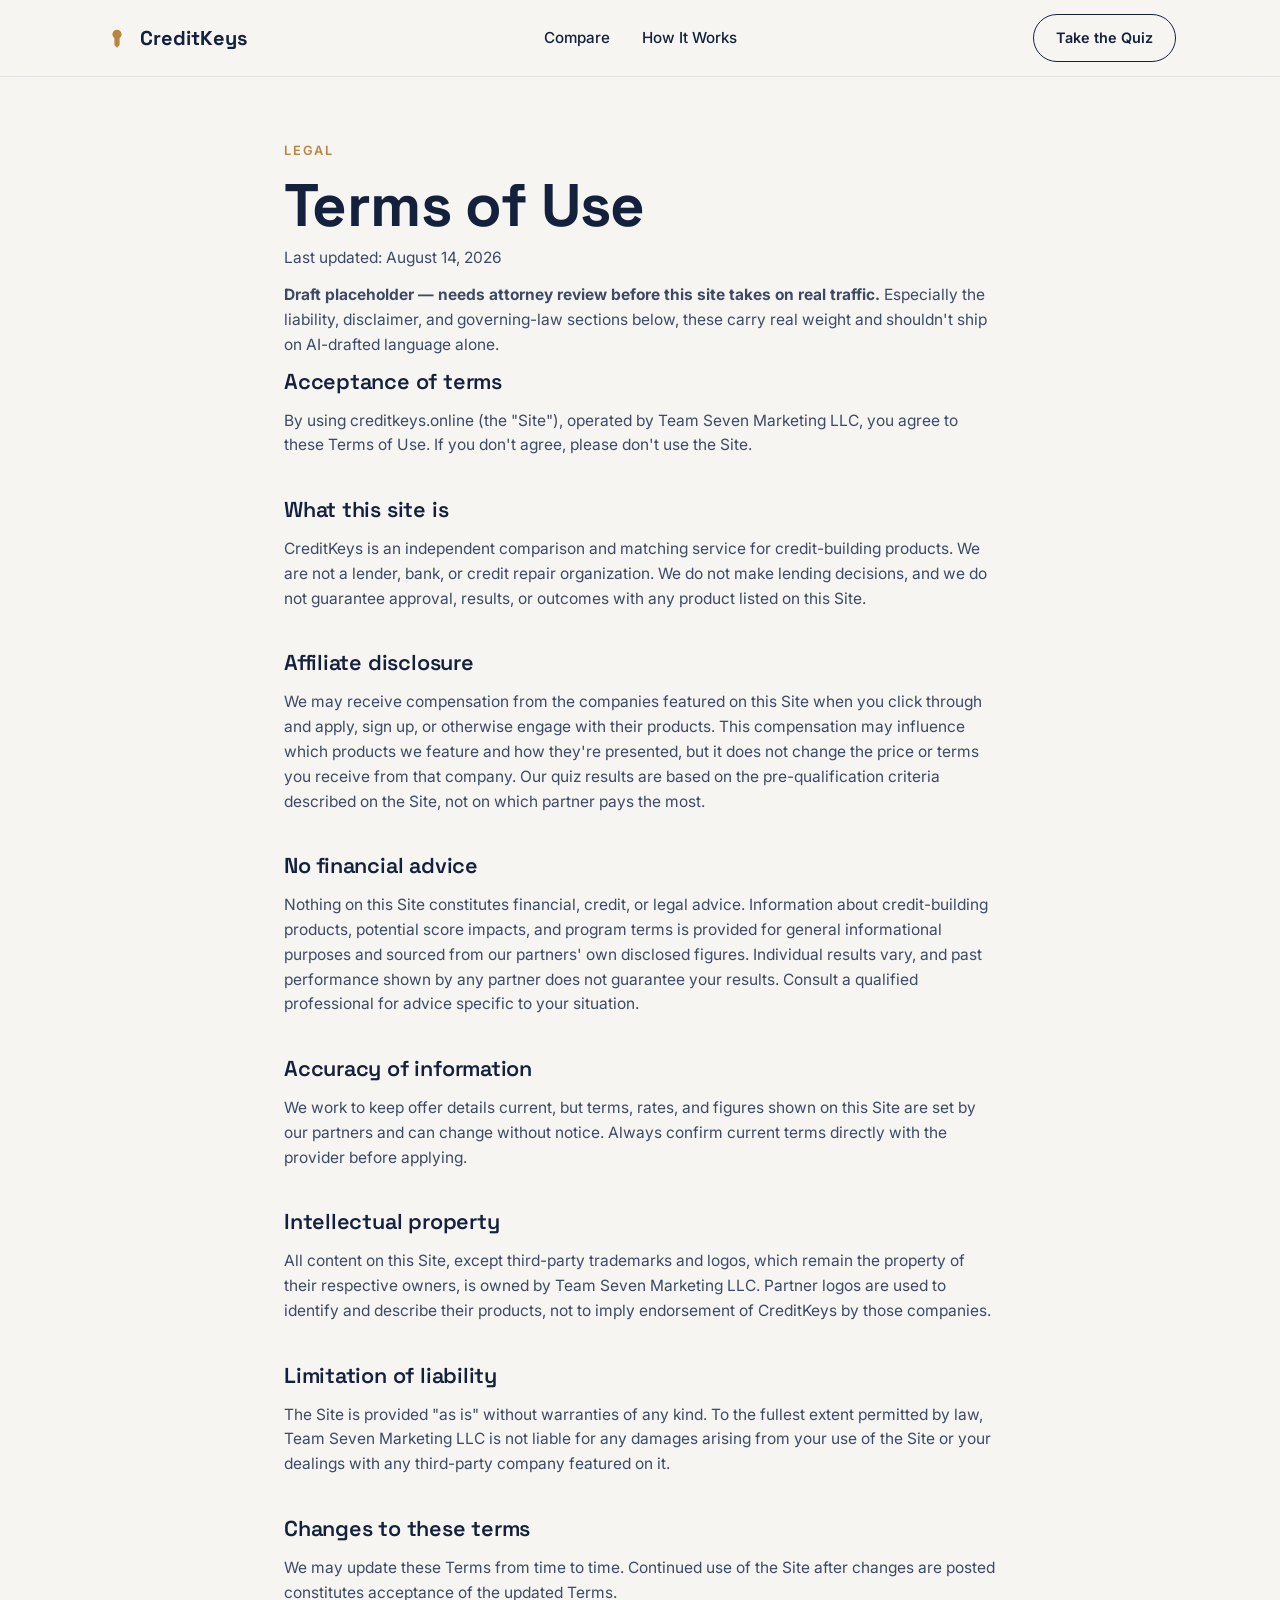
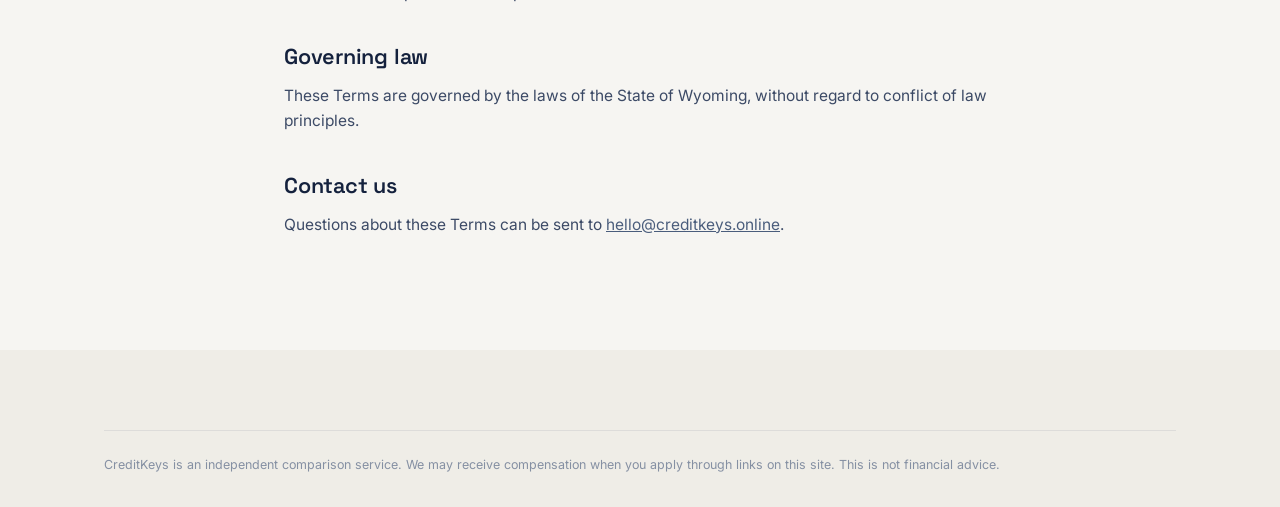
<file: terms.html>
<!DOCTYPE html>
<html lang="en">
<head>
<meta charset="UTF-8">
<meta name="viewport" content="width=device-width, initial-scale=1.0">
<title>Terms of Use — CreditKeys</title>
<link rel="icon" type="image/svg+xml" href="assets/favicon/favicon.svg">
<link rel="icon" type="image/png" sizes="32x32" href="assets/favicon/favicon-32.png">
<link href="https://fonts.googleapis.com/css2?family=Space+Grotesk:wght@500;600;700&family=Inter:wght@400;500;600;700&display=swap" rel="stylesheet">
<link rel="stylesheet" href="styles.css">
<script src="analytics.js"></script>
<style>
  .legal-wrap { max-width: 760px; margin: 0 auto; padding: 64px 24px 100px; }
  .legal-wrap h2 { margin-top: 40px; margin-bottom: 14px; font-size: 1.35rem; }
  .legal-wrap h2:first-of-type { margin-top: 0; }
  .legal-wrap p, .legal-wrap li { color: var(--ink-soft); margin-bottom: 12px; font-size: 0.97rem; }
  .legal-wrap ul { padding-left: 22px; margin-bottom: 16px; }
  .legal-updated { font-size: 0.85rem; color: #8590A3; margin-bottom: 32px; }
</style>
</head>
<body>

<header class="site-header">
  <div class="container">
    <a href="index.html" class="logo">
      <span class="keyhole-icon">
        <svg viewBox="0 0 24 24" fill="none" xmlns="http://www.w3.org/2000/svg">
          <circle cx="12" cy="8.5" r="4.2" fill="#B8863E"/>
          <path d="M9.6 12 L9.6 18.5 L12 21 L14.4 18.5 L14.4 12 Z" fill="#B8863E"/>
        </svg>
      </span>
      CreditKeys
    </a>
    <nav class="nav-links">
      <a href="index.html#compare">Compare</a>
      <a href="index.html#how-it-works">How It Works</a>
    </nav>
    <a href="quiz.html" class="btn btn-outline" style="padding:11px 22px;font-size:0.9rem;">Take the Quiz</a>
  </div>
</header>

<div class="legal-wrap">
  <span class="eyebrow" style="text-align:left;">Legal</span>
  <h1 style="margin-bottom:6px;">Terms of Use</h1>
  <p class="legal-updated">Last updated: August 14, 2026</p>

  <p><strong>Draft placeholder — needs attorney review before this site takes on real traffic.</strong> Especially the liability, disclaimer, and governing-law sections below, these carry real weight and shouldn't ship on AI-drafted language alone.</p>

  <h2>Acceptance of terms</h2>
  <p>By using creditkeys.online (the "Site"), operated by Team Seven Marketing LLC, you agree to these Terms of Use. If you don't agree, please don't use the Site.</p>

  <h2>What this site is</h2>
  <p>CreditKeys is an independent comparison and matching service for credit-building products. We are not a lender, bank, or credit repair organization. We do not make lending decisions, and we do not guarantee approval, results, or outcomes with any product listed on this Site.</p>

  <h2>Affiliate disclosure</h2>
  <p>We may receive compensation from the companies featured on this Site when you click through and apply, sign up, or otherwise engage with their products. This compensation may influence which products we feature and how they're presented, but it does not change the price or terms you receive from that company. Our quiz results are based on the pre-qualification criteria described on the Site, not on which partner pays the most.</p>

  <h2>No financial advice</h2>
  <p>Nothing on this Site constitutes financial, credit, or legal advice. Information about credit-building products, potential score impacts, and program terms is provided for general informational purposes and sourced from our partners' own disclosed figures. Individual results vary, and past performance shown by any partner does not guarantee your results. Consult a qualified professional for advice specific to your situation.</p>

  <h2>Accuracy of information</h2>
  <p>We work to keep offer details current, but terms, rates, and figures shown on this Site are set by our partners and can change without notice. Always confirm current terms directly with the provider before applying.</p>

  <h2>Intellectual property</h2>
  <p>All content on this Site, except third-party trademarks and logos, which remain the property of their respective owners, is owned by Team Seven Marketing LLC. Partner logos are used to identify and describe their products, not to imply endorsement of CreditKeys by those companies.</p>

  <h2>Limitation of liability</h2>
  <p>The Site is provided "as is" without warranties of any kind. To the fullest extent permitted by law, Team Seven Marketing LLC is not liable for any damages arising from your use of the Site or your dealings with any third-party company featured on it.</p>

  <h2>Changes to these terms</h2>
  <p>We may update these Terms from time to time. Continued use of the Site after changes are posted constitutes acceptance of the updated Terms.</p>

  <h2>Governing law</h2>
  <p>These Terms are governed by the laws of the State of Wyoming, without regard to conflict of law principles.</p>

  <h2>Contact us</h2>
  <p>Questions about these Terms can be sent to <a href="mailto:hello@creditkeys.online" style="color:var(--slate);text-decoration:underline;">hello@creditkeys.online</a>.</p>
</div>

<footer class="site-footer">
  <div class="container">
    <div class="footer-disclosure">
      CreditKeys is an independent comparison service. We may receive compensation when you apply through links on this site. This is not financial advice.
    </div>
  </div>
</footer>

</body>
</html>
</file>
<file: styles.css>
/* ============================================================
   CreditKeys — Design Tokens
   Deliberately distinct from PetBuddy's warm cream/pine palette.
   Cooler, more precise: slate navy + brass, built around the
   "keys" motif established in the hero video.
   ============================================================ */

:root {
  --paper: #F6F5F2;
  --paper-alt: #EFEDE7;
  --ink: #14213D;
  --ink-soft: #3C4A66;
  --brass: #B8863E;
  --brass-light: #D4A85E;
  --slate: #4A5D7C;
  --slate-light: #E8ECF2;
  --success: #3D7A5C;
  --white: #FFFFFF;
  --radius: 14px;
  --radius-sm: 8px;
  --shadow: 0 8px 24px rgba(20, 33, 61, 0.08);
  --shadow-lg: 0 16px 48px rgba(20, 33, 61, 0.14);
  --max-width: 1120px;
}

* { box-sizing: border-box; margin: 0; padding: 0; }

html { scroll-behavior: smooth; }

body {
  font-family: 'Inter', -apple-system, BlinkMacSystemFont, sans-serif;
  background: var(--paper);
  color: var(--ink);
  line-height: 1.6;
  -webkit-font-smoothing: antialiased;
}

h1, h2, h3, h4 {
  font-family: 'Space Grotesk', 'Inter', sans-serif;
  font-weight: 600;
  line-height: 1.15;
  letter-spacing: -0.01em;
  color: var(--ink);
}

h1 { font-size: clamp(2.25rem, 5vw, 3.75rem); font-weight: 700; }
h2 { font-size: clamp(1.75rem, 3.5vw, 2.5rem); }
h3 { font-size: 1.25rem; }

p { color: var(--ink-soft); }

a { color: inherit; text-decoration: none; }

.container {
  max-width: var(--max-width);
  margin: 0 auto;
  padding: 0 24px;
}

section { padding: 88px 0; }

@media (max-width: 640px) {
  section { padding: 56px 0; }
}

/* ---------- Buttons ---------- */

.btn {
  display: inline-flex;
  align-items: center;
  justify-content: center;
  gap: 8px;
  padding: 15px 30px;
  border-radius: 999px;
  font-weight: 600;
  font-size: 1rem;
  border: none;
  cursor: pointer;
  transition: transform 0.15s ease, box-shadow 0.15s ease;
  font-family: 'Inter', sans-serif;
}

.btn:hover { transform: translateY(-1px); }

.btn-primary {
  background: var(--brass);
  color: var(--white);
  box-shadow: 0 6px 20px rgba(184, 134, 62, 0.35);
}

.btn-primary:hover { box-shadow: 0 8px 26px rgba(184, 134, 62, 0.45); }

.btn-outline {
  background: transparent;
  color: var(--ink);
  border: 1.5px solid var(--ink);
}

.btn-outline:hover { background: var(--ink); color: var(--white); }

.btn-light {
  background: var(--white);
  color: var(--ink);
}

/* ---------- Keyhole signature element ---------- */

.keyhole-divider {
  display: flex;
  align-items: center;
  justify-content: center;
  gap: 14px;
  margin: 0 0 20px 0;
}

.keyhole-divider::before,
.keyhole-divider::after {
  content: '';
  height: 1px;
  width: 40px;
  background: var(--brass-light);
}

.keyhole-icon {
  width: 18px;
  height: 18px;
  flex-shrink: 0;
}

.keyhole-icon svg { width: 100%; height: 100%; }

.eyebrow {
  font-size: 0.8rem;
  font-weight: 600;
  letter-spacing: 0.14em;
  text-transform: uppercase;
  color: var(--brass);
  text-align: center;
  display: block;
  margin-bottom: 10px;
}

/* ---------- Credit score explainer ---------- */

.credit-explainer-grid {
  max-width: 760px;
  margin: 36px auto 0;
  display: grid;
  grid-template-columns: 1fr 1fr;
  gap: 40px;
}

@media (max-width: 680px) {
  .credit-explainer-grid { grid-template-columns: 1fr; gap: 28px; }
}

/* ---------- Header ---------- */

.site-header {
  position: sticky;
  top: 0;
  z-index: 50;
  background: rgba(246, 245, 242, 0.92);
  backdrop-filter: blur(8px);
  border-bottom: 1px solid rgba(20, 33, 61, 0.08);
}

.site-header .container {
  display: flex;
  align-items: center;
  justify-content: space-between;
  height: 76px;
}

.logo {
  display: flex;
  align-items: center;
  gap: 10px;
  font-family: 'Space Grotesk', sans-serif;
  font-weight: 700;
  font-size: 1.25rem;
  color: var(--ink);
}

.logo .keyhole-icon { width: 26px; height: 26px; }

.nav-links {
  display: flex;
  gap: 32px;
  font-weight: 500;
  font-size: 0.95rem;
}

.nav-links a:hover { color: var(--brass); }

@media (max-width: 720px) {
  .nav-links { display: none; }
}

/* ---------- Hero ---------- */

.hero {
  position: relative;
  min-height: 88vh;
  display: flex;
  align-items: flex-end;
  overflow: hidden;
  color: var(--white);
}

.hero video,
.hero .poster-fallback {
  position: absolute;
  inset: 0;
  width: 100%;
  height: 100%;
  object-fit: cover;
  z-index: 0;
}

.hero::after {
  content: '';
  position: absolute;
  inset: 0;
  background: linear-gradient(180deg, rgba(20,33,61,0.15) 0%, rgba(20,33,61,0.75) 100%);
  z-index: 1;
}

.hero-content {
  position: relative;
  z-index: 2;
  padding-bottom: 72px;
  max-width: 640px;
}

.hero-content h1 { color: var(--white); margin-bottom: 18px; }

.hero-content p {
  color: rgba(255,255,255,0.88);
  font-size: 1.15rem;
  margin-bottom: 32px;
  max-width: 520px;
}

.hero-badges {
  display: flex;
  gap: 20px;
  margin-top: 28px;
  flex-wrap: wrap;
}

.hero-badge {
  font-size: 0.85rem;
  color: rgba(255,255,255,0.8);
  display: flex;
  align-items: center;
  gap: 6px;
}

/* ---------- How it works ---------- */

.steps {
  display: grid;
  grid-template-columns: repeat(3, 1fr);
  gap: 40px;
  margin-top: 56px;
}

@media (max-width: 780px) {
  .steps { grid-template-columns: 1fr; gap: 32px; }
}

.step { text-align: center; }

.step-icon {
  width: 88px;
  height: 88px;
  margin: 0 auto 22px;
  background: var(--ink);
  border-radius: 50%;
  display: flex;
  align-items: center;
  justify-content: center;
  padding: 22px;
}

.step-icon img { width: 100%; height: 100%; object-fit: contain; }

.step h3 { margin-bottom: 8px; }
.step p { font-size: 0.95rem; }

/* ---------- Compare cards ---------- */

.compare-grid {
  display: grid;
  grid-template-columns: repeat(3, 1fr);
  gap: 24px;
  margin-top: 56px;
}

@media (max-width: 900px) {
  .compare-grid { grid-template-columns: 1fr; }
}

.compare-card {
  background: var(--white);
  border-radius: var(--radius);
  padding: 32px 28px;
  box-shadow: var(--shadow);
  display: flex;
  flex-direction: column;
  border: 1px solid rgba(20,33,61,0.06);
  transition: box-shadow 0.2s ease, transform 0.2s ease;
}

.compare-card:hover { box-shadow: var(--shadow-lg); transform: translateY(-2px); }

.compare-card .brand-logo {
  height: 34px;
  margin-bottom: 22px;
  display: flex;
  align-items: center;
}

.compare-card .brand-logo img { height: 100%; width: auto; object-fit: contain; }

.compare-card .brand-logo.text-logo {
  font-family: 'Space Grotesk', sans-serif;
  font-weight: 700;
  font-size: 1.3rem;
  color: var(--ink);
}

.compare-card .fit-tag {
  display: inline-block;
  font-size: 0.75rem;
  font-weight: 600;
  color: var(--brass);
  background: rgba(184, 134, 62, 0.1);
  padding: 4px 10px;
  border-radius: 999px;
  margin-bottom: 16px;
  width: fit-content;
}

.compare-card .card-top { flex: 1; }

.compare-card ul {
  list-style: none;
  margin: 18px 0 0;
}

.compare-card li {
  font-size: 0.92rem;
  color: var(--ink-soft);
  padding: 7px 0;
  padding-left: 22px;
  position: relative;
}

.compare-card li::before {
  content: '✓';
  position: absolute;
  left: 0;
  color: var(--brass);
  font-weight: 700;
}

.compare-card .card-bottom {
  margin-top: auto;
  padding-top: 22px;
}

.compare-card .cta-btn {
  width: 100%;
}

.compare-card .disclaimer {
  font-size: 0.7rem;
  color: #8590A3;
  margin-bottom: 14px;
  line-height: 1.5;
  /* Never truncate this — required disclosure text must always display in full. */
}

/* ---------- Trust / mid-page ---------- */

.trust-section {
  background: var(--ink);
  color: var(--white);
}

.trust-grid {
  display: grid;
  grid-template-columns: 1fr 1fr;
  gap: 56px;
  align-items: center;
}

@media (max-width: 860px) {
  .trust-grid { grid-template-columns: 1fr; gap: 32px; }
}

.trust-grid img {
  width: 100%;
  border-radius: var(--radius);
  display: block;
}

.trust-section h2 { color: var(--white); margin-bottom: 18px; }
.trust-section p { color: rgba(255,255,255,0.78); }

.faq-item {
  border-bottom: 1px solid rgba(255,255,255,0.12);
  padding: 20px 0;
}

.faq-item h4 { color: var(--white); margin-bottom: 8px; font-size: 1.02rem; }
.faq-item p { font-size: 0.92rem; }

/* ---------- Footer ---------- */

.site-footer {
  background: var(--paper-alt);
  padding: 56px 0 32px;
  font-size: 0.85rem;
  color: var(--ink-soft);
}

.footer-links {
  display: flex;
  gap: 24px;
  margin: 20px 0;
  flex-wrap: wrap;
}

.footer-disclosure {
  border-top: 1px solid rgba(20,33,61,0.08);
  padding-top: 24px;
  margin-top: 24px;
  font-size: 0.78rem;
  line-height: 1.6;
  color: #8590A3;
}

/* ---------- Quiz page ---------- */

.quiz-wrap {
  max-width: 620px;
  margin: 0 auto;
  padding: 64px 24px 100px;
  min-height: 70vh;
}

.quiz-progress {
  height: 6px;
  background: var(--slate-light);
  border-radius: 999px;
  overflow: hidden;
  margin-bottom: 40px;
}

.quiz-progress-bar {
  height: 100%;
  background: var(--brass);
  border-radius: 999px;
  transition: width 0.3s ease;
  width: 0%;
}

.quiz-step { display: none; }
.quiz-step.active { display: block; animation: fadeIn 0.35s ease; }

@keyframes fadeIn {
  from { opacity: 0; transform: translateY(8px); }
  to { opacity: 1; transform: translateY(0); }
}

.quiz-step h2 { margin-bottom: 12px; }
.quiz-step .quiz-sub { margin-bottom: 28px; }

.quiz-options {
  display: flex;
  flex-direction: column;
  gap: 12px;
}

.quiz-option {
  background: var(--white);
  border: 1.5px solid rgba(20,33,61,0.1);
  border-radius: var(--radius-sm);
  padding: 18px 22px;
  text-align: left;
  font-size: 1rem;
  font-weight: 500;
  cursor: pointer;
  transition: border-color 0.15s ease, background 0.15s ease;
  display: flex;
  align-items: center;
  justify-content: space-between;
}

.quiz-option:hover { border-color: var(--brass); background: rgba(184,134,62,0.04); }

.quiz-option .arrow { color: var(--brass); font-size: 1.1rem; }

.quiz-result-card {
  background: var(--white);
  border-radius: var(--radius);
  box-shadow: var(--shadow);
  padding: 28px;
  margin-bottom: 20px;
  border: 1px solid rgba(20,33,61,0.06);
}

.quiz-result-card .badge {
  display: inline-block;
  font-size: 0.72rem;
  font-weight: 700;
  letter-spacing: 0.06em;
  text-transform: uppercase;
  background: var(--brass);
  color: var(--white);
  padding: 4px 10px;
  border-radius: 999px;
  margin-bottom: 14px;
}

.email-capture {
  background: var(--slate-light);
  border-radius: var(--radius);
  padding: 28px;
  margin-top: 32px;
}

.email-capture h3 { margin-bottom: 8px; }
.email-capture p { font-size: 0.9rem; margin-bottom: 18px; }

.email-form {
  display: flex;
  gap: 10px;
  flex-wrap: wrap;
}

.email-form input[type="email"] {
  flex: 1;
  min-width: 200px;
  padding: 14px 16px;
  border-radius: var(--radius-sm);
  border: 1.5px solid rgba(20,33,61,0.15);
  font-size: 1rem;
  font-family: inherit;
}

.email-form input[type="email"]:focus {
  outline: none;
  border-color: var(--brass);
}

.consent-text {
  font-size: 0.75rem;
  color: var(--ink-soft);
  margin-top: 12px;
  line-height: 1.5;
}

.consent-text a { color: var(--slate); text-decoration: underline; }

.quiz-back {
  display: inline-flex;
  align-items: center;
  gap: 6px;
  color: var(--ink-soft);
  font-size: 0.9rem;
  cursor: pointer;
  margin-bottom: 24px;
  background: none;
  border: none;
  padding: 0;
}

.form-success {
  display: none;
  background: rgba(61, 122, 92, 0.1);
  border: 1px solid var(--success);
  border-radius: var(--radius-sm);
  padding: 16px 18px;
  font-size: 0.9rem;
  color: var(--success);
  margin-top: 16px;
}

.form-success.show { display: block; }

/* ---------- Quiz state selector ---------- */

.quiz-select {
  width: 100%;
  padding: 18px 20px;
  font-family: inherit;
  font-size: 1rem;
  color: var(--ink);
  background: #fff;
  border: 1px solid #E5E2DC;
  border-radius: 12px;
  cursor: pointer;
  appearance: none;
  background-image: url("data:image/svg+xml;charset=utf-8,%3Csvg xmlns='http://www.w3.org/2000/svg' viewBox='0 0 24 24' fill='none' stroke='%23B8863E' stroke-width='2'%3E%3Cpath d='M6 9l6 6 6-6'/%3E%3C/svg%3E");
  background-repeat: no-repeat;
  background-position: right 18px center;
  background-size: 20px;
  transition: border-color 0.15s ease, box-shadow 0.15s ease;
}

.quiz-select:hover, .quiz-select:focus {
  border-color: var(--brass);
  outline: none;
  box-shadow: 0 0 0 3px rgba(184, 134, 62, 0.12);
}
</file>
